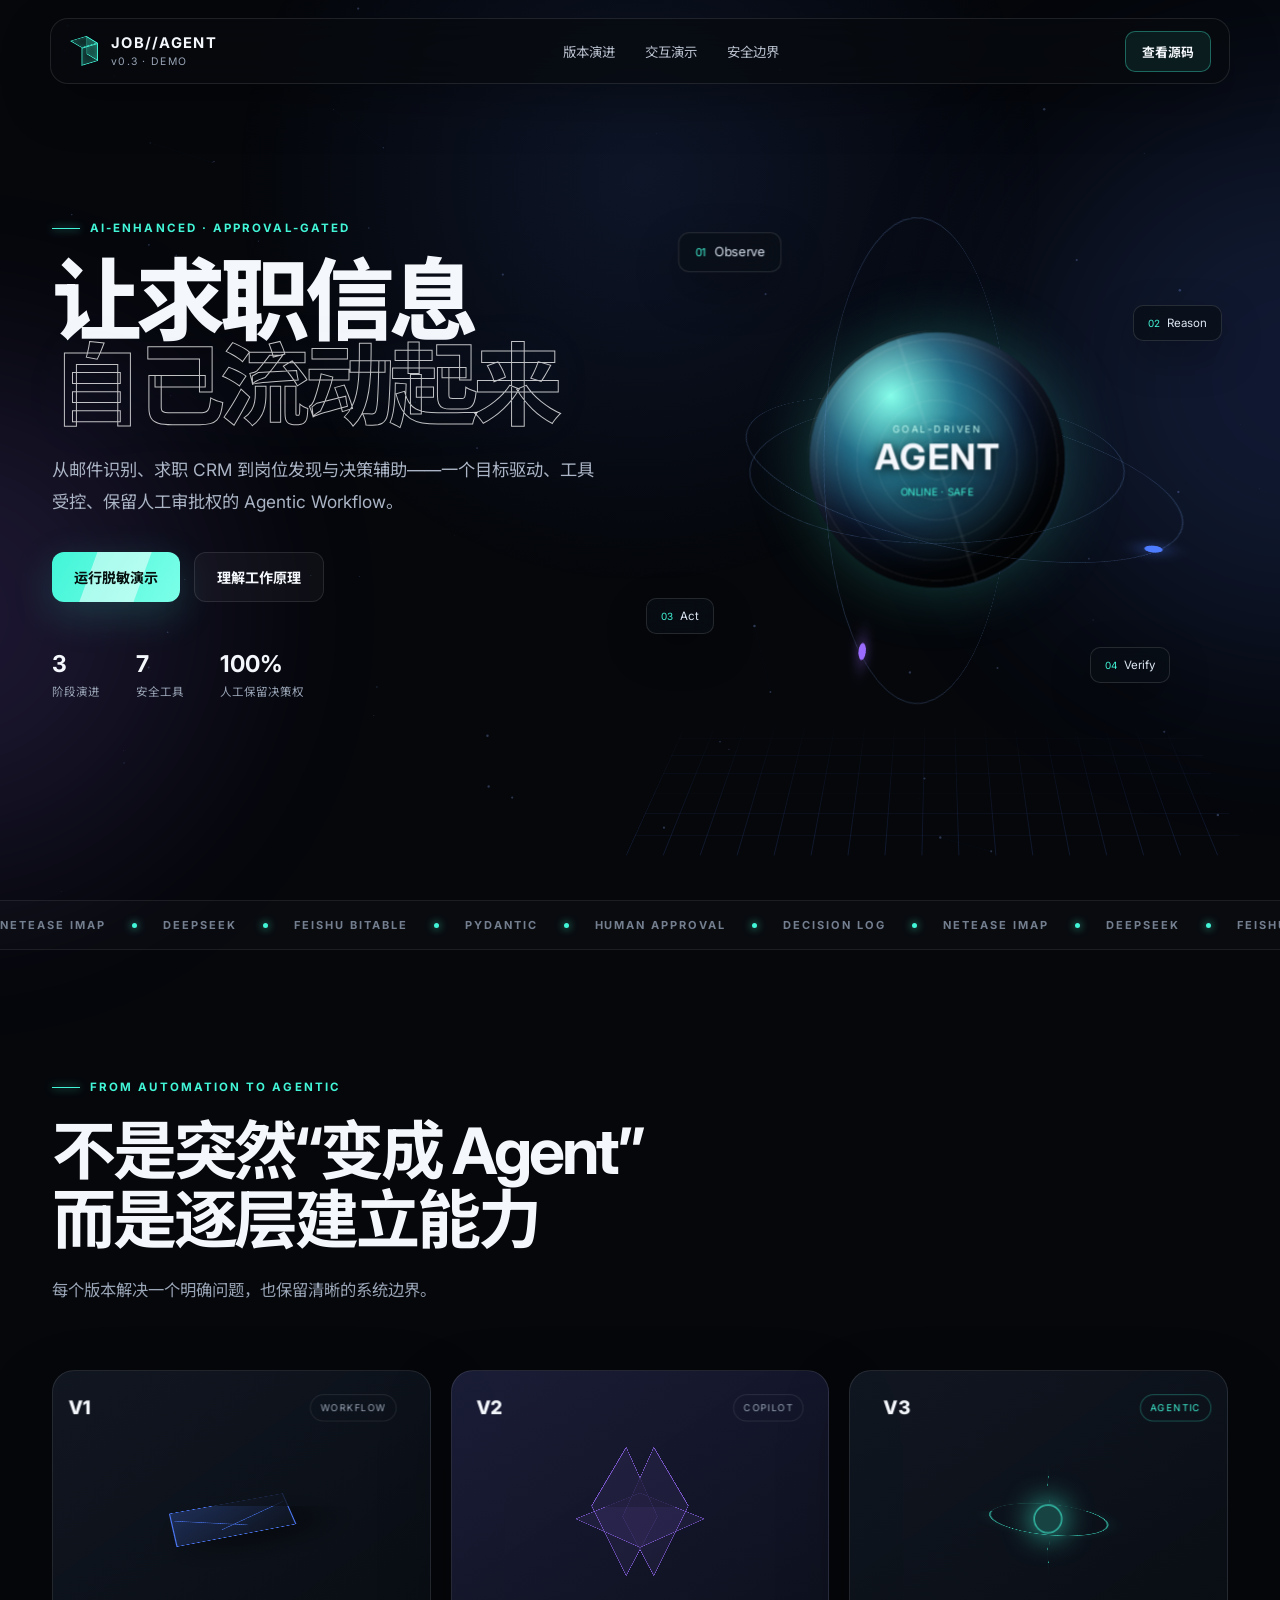
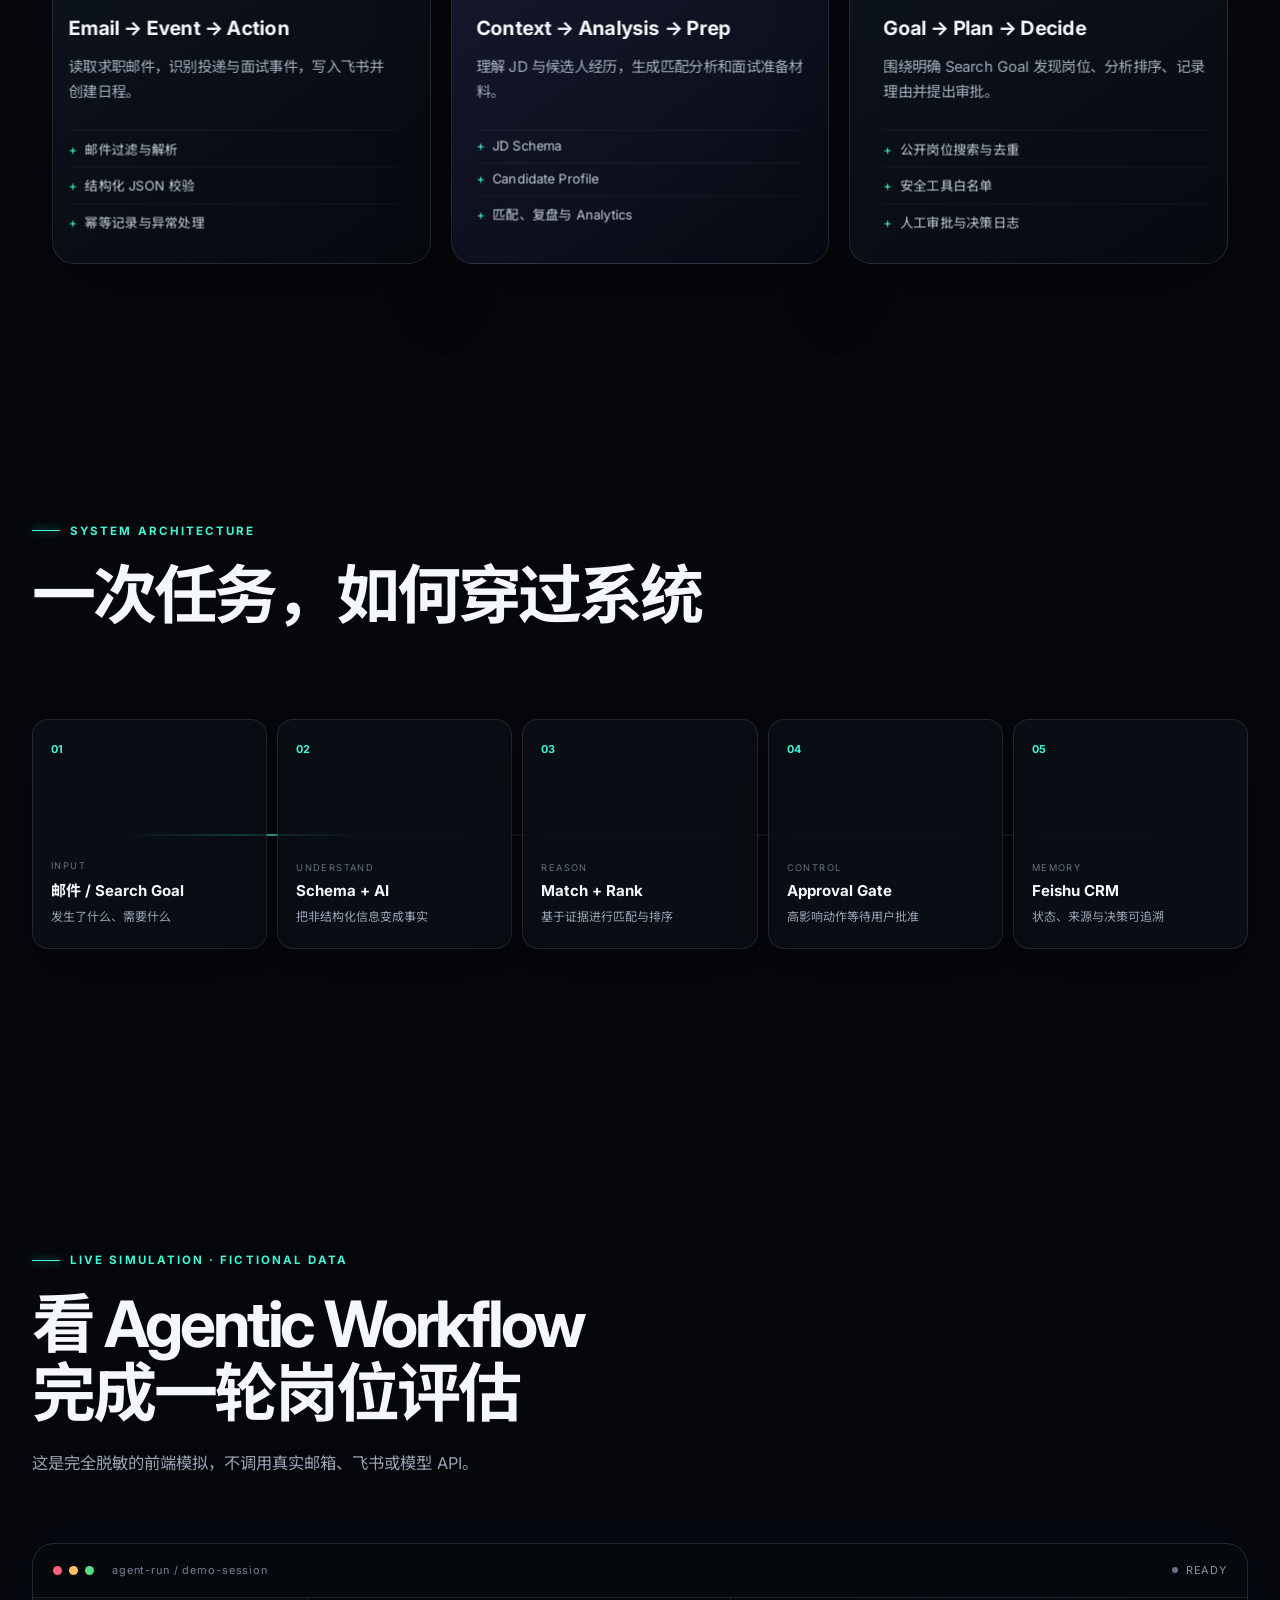
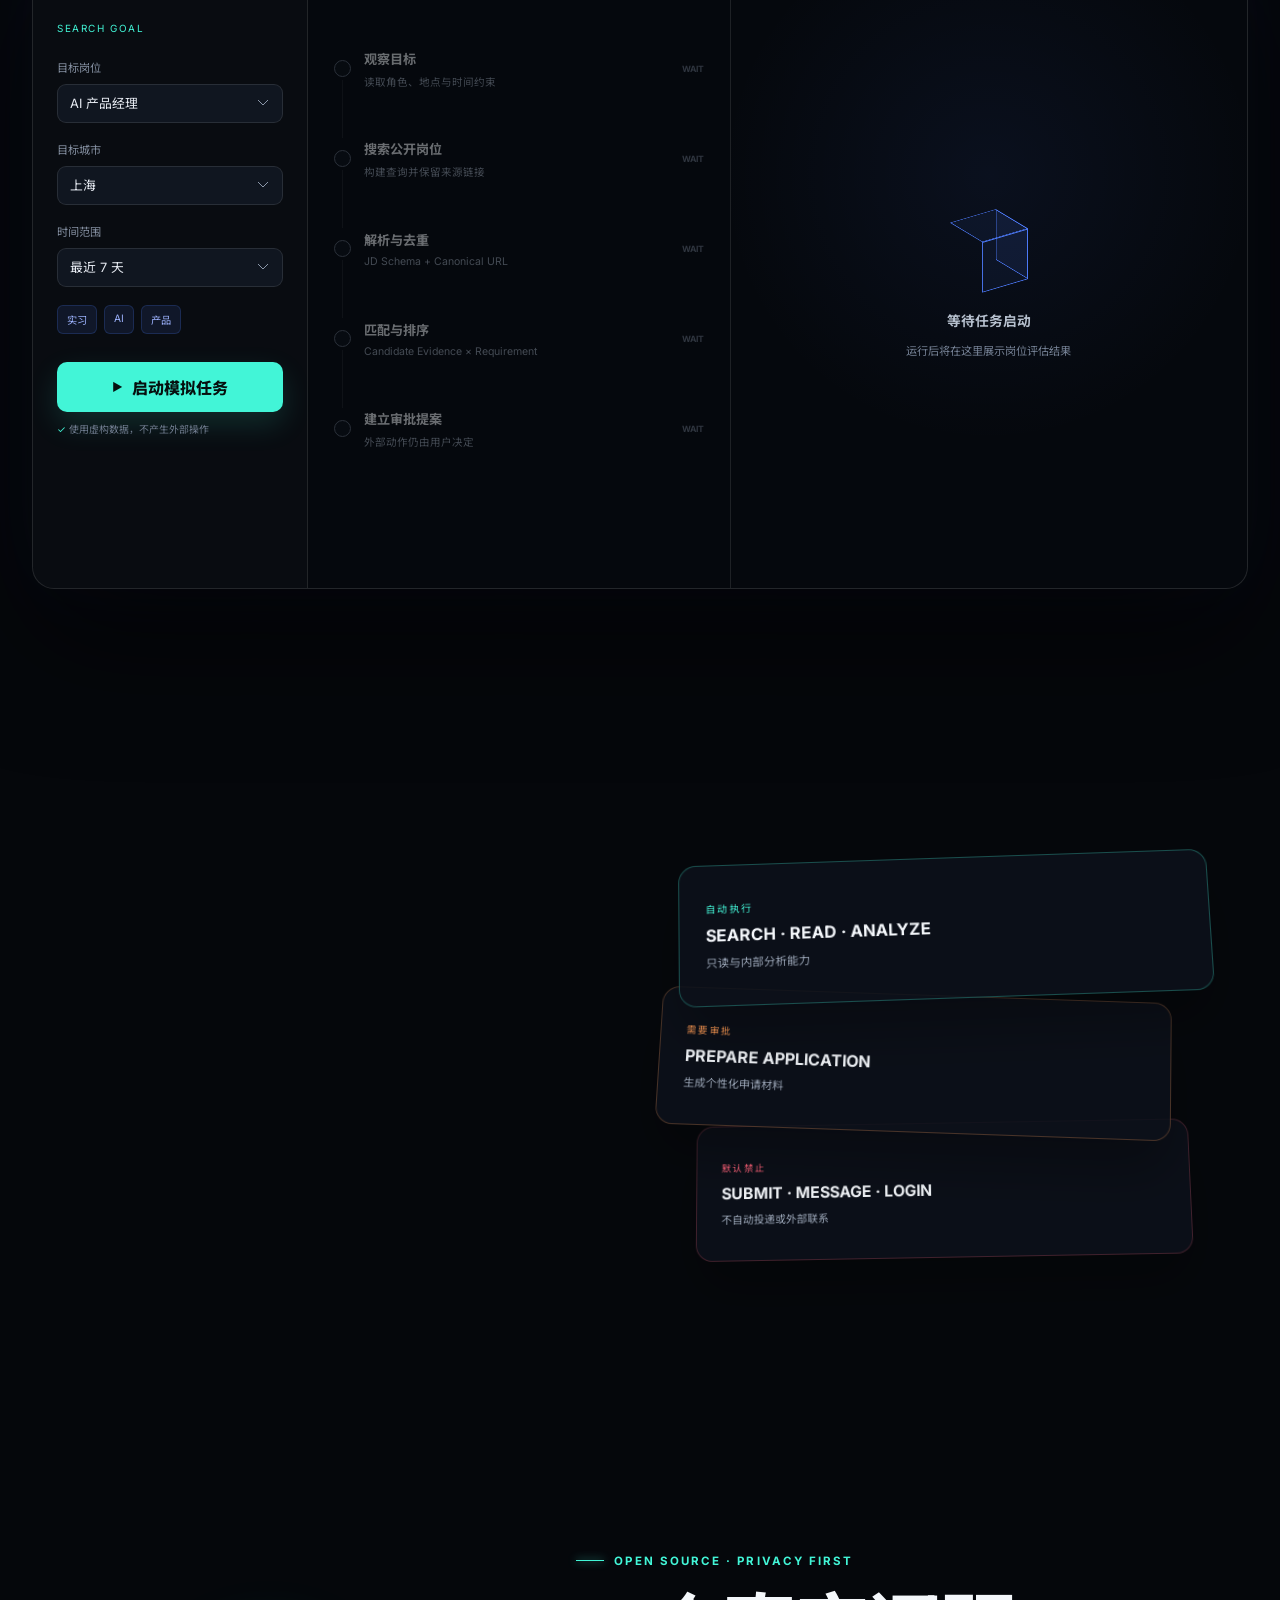
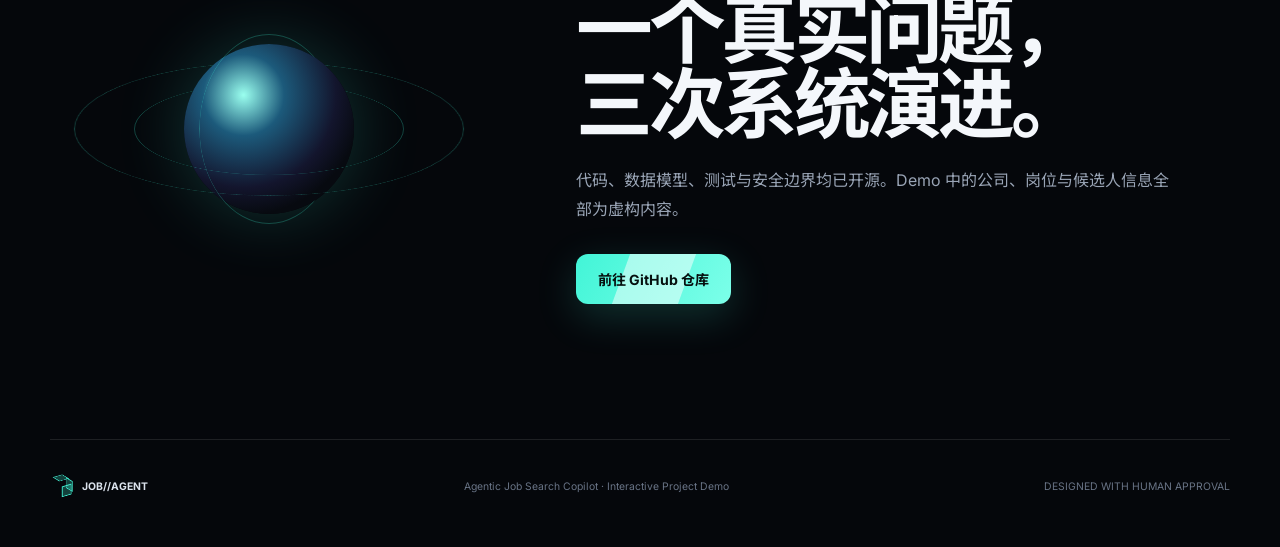
<file: index.html>
<!doctype html>
<html lang="zh-CN">
  <head>
    <meta charset="UTF-8" />
    <meta name="viewport" content="width=device-width, initial-scale=1.0" />
    <meta name="description" content="Agentic Job Search Copilot 脱敏交互式项目演示" />
    <title>Agentic Job Search Copilot · Interactive Demo</title>
    <link rel="stylesheet" href="styles.css" />
  </head>
  <body>
    <canvas id="space" aria-hidden="true"></canvas>
    <div class="ambient ambient-a" aria-hidden="true"></div>
    <div class="ambient ambient-b" aria-hidden="true"></div>

    <header class="nav-shell">
      <nav class="nav" aria-label="主导航">
        <a class="brand" href="#top" aria-label="返回顶部">
          <span class="brand-cube" aria-hidden="true"><i></i><i></i><i></i></span>
          <span><b>JOB//AGENT</b><small>v0.3 · DEMO</small></span>
        </a>
        <div class="nav-links">
          <a href="#evolution">版本演进</a>
          <a href="#demo">交互演示</a>
          <a href="#boundary">安全边界</a>
        </div>
        <a class="nav-cta" href="https://github.com/changxiali/agentic-job-search-copilot" target="_blank" rel="noreferrer">查看源码</a>
      </nav>
    </header>

    <main id="top">
      <section class="hero section-pad">
        <div class="hero-copy reveal">
          <div class="eyebrow"><span></span> AI-ENHANCED · APPROVAL-GATED</div>
          <h1>让求职信息<br /><em>自己流动起来</em></h1>
          <p class="hero-lead">从邮件识别、求职 CRM 到岗位发现与决策辅助——一个目标驱动、工具受控、保留人工审批权的 Agentic Workflow。</p>
          <div class="hero-actions">
            <a class="button primary" href="#demo"><span>运行脱敏演示</span></a>
            <a class="button ghost" href="#architecture">理解工作原理</a>
          </div>
          <div class="hero-metrics" aria-label="项目核心特性">
            <div><strong>3</strong><span>阶段演进</span></div>
            <div><strong>7</strong><span>安全工具</span></div>
            <div><strong>100%</strong><span>人工保留决策权</span></div>
          </div>
        </div>

        <div class="hero-visual reveal" aria-label="Agent 三维核心示意图">
          <div class="scene" id="heroScene">
            <div class="orbit orbit-1"><span class="satellite s1"></span></div>
            <div class="orbit orbit-2"><span class="satellite s2"></span></div>
            <div class="orbit orbit-3"><span class="satellite s3"></span></div>
            <div class="core">
              <div class="core-grid"></div>
              <div class="core-glow"></div>
              <div class="core-label"><small>GOAL-DRIVEN</small><strong>AGENT</strong><span>ONLINE · SAFE</span></div>
            </div>
            <div class="float-tag tag-a"><span>01</span>Observe</div>
            <div class="float-tag tag-b"><span>02</span>Reason</div>
            <div class="float-tag tag-c"><span>03</span>Act</div>
            <div class="float-tag tag-d"><span>04</span>Verify</div>
            <div class="floor-grid"></div>
          </div>
        </div>
      </section>

      <section class="trust-strip" aria-label="系统能力">
        <div class="marquee">
          <span>NETEASE IMAP</span><i></i><span>DEEPSEEK</span><i></i><span>FEISHU BITABLE</span><i></i><span>PYDANTIC</span><i></i><span>HUMAN APPROVAL</span><i></i><span>DECISION LOG</span><i></i>
          <span>NETEASE IMAP</span><i></i><span>DEEPSEEK</span><i></i><span>FEISHU BITABLE</span><i></i><span>PYDANTIC</span><i></i><span>HUMAN APPROVAL</span><i></i><span>DECISION LOG</span><i></i>
        </div>
      </section>

      <section class="section-pad evolution" id="evolution">
        <div class="section-heading reveal">
          <div class="eyebrow"><span></span> FROM AUTOMATION TO AGENTIC</div>
          <h2>不是突然“变成 Agent”<br />而是逐层建立能力</h2>
          <p>每个版本解决一个明确问题，也保留清晰的系统边界。</p>
        </div>
        <div class="version-deck">
          <article class="version-card tilt reveal" data-version="V1">
            <div class="card-top"><span class="version-index">V1</span><span class="status-pill">WORKFLOW</span></div>
            <div class="version-icon mail-3d" aria-hidden="true"><span></span></div>
            <h3>Email → Event → Action</h3>
            <p>读取求职邮件，识别投递与面试事件，写入飞书并创建日程。</p>
            <ul><li>邮件过滤与解析</li><li>结构化 JSON 校验</li><li>幂等记录与异常处理</li></ul>
          </article>
          <article class="version-card tilt reveal active-card" data-version="V2">
            <div class="card-top"><span class="version-index">V2</span><span class="status-pill">COPILOT</span></div>
            <div class="version-icon prism-3d" aria-hidden="true"><span></span><span></span><span></span></div>
            <h3>Context → Analysis → Prep</h3>
            <p>理解 JD 与候选人经历，生成匹配分析和面试准备材料。</p>
            <ul><li>JD Schema</li><li>Candidate Profile</li><li>匹配、复盘与 Analytics</li></ul>
          </article>
          <article class="version-card tilt reveal" data-version="V3">
            <div class="card-top"><span class="version-index">V3</span><span class="status-pill accent">AGENTIC</span></div>
            <div class="version-icon rings-3d" aria-hidden="true"><span></span><span></span><span></span></div>
            <h3>Goal → Plan → Decide</h3>
            <p>围绕明确 Search Goal 发现岗位、分析排序、记录理由并提出审批。</p>
            <ul><li>公开岗位搜索与去重</li><li>安全工具白名单</li><li>人工审批与决策日志</li></ul>
          </article>
        </div>
      </section>

      <section class="architecture section-pad" id="architecture">
        <div class="section-heading compact reveal">
          <div class="eyebrow"><span></span> SYSTEM ARCHITECTURE</div>
          <h2>一次任务，如何穿过系统</h2>
        </div>
        <div class="pipeline-wrap reveal">
          <div class="pipeline-line" aria-hidden="true"><span></span></div>
          <div class="pipeline-step" style="--i:0"><b>01</b><div><small>INPUT</small><strong>邮件 / Search Goal</strong><span>发生了什么、需要什么</span></div></div>
          <div class="pipeline-step" style="--i:1"><b>02</b><div><small>UNDERSTAND</small><strong>Schema + AI</strong><span>把非结构化信息变成事实</span></div></div>
          <div class="pipeline-step" style="--i:2"><b>03</b><div><small>REASON</small><strong>Match + Rank</strong><span>基于证据进行匹配与排序</span></div></div>
          <div class="pipeline-step" style="--i:3"><b>04</b><div><small>CONTROL</small><strong>Approval Gate</strong><span>高影响动作等待用户批准</span></div></div>
          <div class="pipeline-step" style="--i:4"><b>05</b><div><small>MEMORY</small><strong>Feishu CRM</strong><span>状态、来源与决策可追溯</span></div></div>
        </div>
      </section>

      <section class="demo-section section-pad" id="demo">
        <div class="section-heading reveal">
          <div class="eyebrow"><span></span> LIVE SIMULATION · FICTIONAL DATA</div>
          <h2>看 Agentic Workflow<br />完成一轮岗位评估</h2>
          <p>这是完全脱敏的前端模拟，不调用真实邮箱、飞书或模型 API。</p>
        </div>

        <div class="demo-console reveal">
          <div class="console-toolbar">
            <div class="window-dots"><i></i><i></i><i></i></div>
            <span>agent-run / demo-session</span>
            <div class="live-indicator"><i></i><span id="runState">READY</span></div>
          </div>
          <div class="console-body">
            <aside class="goal-panel">
              <div class="panel-label">SEARCH GOAL</div>
              <label>目标岗位<select id="roleSelect"><option>AI 产品经理</option><option>数据产品经理</option><option>策略产品经理</option></select></label>
              <label>目标城市<select id="citySelect"><option>上海</option><option>深圳</option><option>北京</option></select></label>
              <label>时间范围<select><option>最近 7 天</option><option>最近 14 天</option></select></label>
              <div class="goal-tags"><span>实习</span><span>AI</span><span>产品</span></div>
              <button class="run-button" id="runDemo"><span class="play">▶</span><span class="run-copy">启动模拟任务</span></button>
              <p class="privacy-note"><i>✓</i> 使用虚构数据，不产生外部操作</p>
            </aside>

            <div class="agent-workspace">
              <div class="agent-timeline" id="timeline">
                <div class="agent-step" data-step="0"><i></i><div><strong>观察目标</strong><span>读取角色、地点与时间约束</span></div><b>WAIT</b></div>
                <div class="agent-step" data-step="1"><i></i><div><strong>搜索公开岗位</strong><span>构建查询并保留来源链接</span></div><b>WAIT</b></div>
                <div class="agent-step" data-step="2"><i></i><div><strong>解析与去重</strong><span>JD Schema + Canonical URL</span></div><b>WAIT</b></div>
                <div class="agent-step" data-step="3"><i></i><div><strong>匹配与排序</strong><span>Candidate Evidence × Requirement</span></div><b>WAIT</b></div>
                <div class="agent-step" data-step="4"><i></i><div><strong>建立审批提案</strong><span>外部动作仍由用户决定</span></div><b>WAIT</b></div>
              </div>
              <div class="result-stack" id="resultStack" aria-live="polite">
                <div class="empty-state"><div class="scan-cube"><span></span><span></span><span></span></div><strong>等待任务启动</strong><p>运行后将在这里展示岗位评估结果</p></div>
              </div>
            </div>
          </div>
        </div>
      </section>

      <section class="boundary section-pad" id="boundary">
        <div class="boundary-grid">
          <div class="boundary-copy reveal">
            <div class="eyebrow"><span></span> HUMAN-IN-THE-LOOP</div>
            <h2>自主执行分析<br />不替用户做高风险决定</h2>
            <p>Agent 可以搜索、读取、解析、去重、匹配和记录；但投递、登录招聘网站、联系招聘者等动作不在自动工具白名单中。</p>
            <a class="text-link" href="https://github.com/changxiali/agentic-job-search-copilot/blob/main/SECURITY.md" target="_blank" rel="noreferrer">阅读安全边界说明</a>
          </div>
          <div class="permission-cube reveal" id="permissionCube">
            <div class="permission-layer allowed"><span>自动执行</span><strong>SEARCH · READ · ANALYZE</strong><small>只读与内部分析能力</small></div>
            <div class="permission-layer review"><span>需要审批</span><strong>PREPARE APPLICATION</strong><small>生成个性化申请材料</small></div>
            <div class="permission-layer blocked"><span>默认禁止</span><strong>SUBMIT · MESSAGE · LOGIN</strong><small>不自动投递或外部联系</small></div>
          </div>
        </div>
      </section>

      <section class="closing section-pad">
        <div class="closing-orb" aria-hidden="true"><span></span><span></span><span></span></div>
        <div class="closing-copy reveal">
          <div class="eyebrow"><span></span> OPEN SOURCE · PRIVACY FIRST</div>
          <h2>一个真实问题，<br />三次系统演进。</h2>
          <p>代码、数据模型、测试与安全边界均已开源。Demo 中的公司、岗位与候选人信息全部为虚构内容。</p>
          <a class="button primary" href="https://github.com/changxiali/agentic-job-search-copilot" target="_blank" rel="noreferrer"><span>前往 GitHub 仓库</span></a>
        </div>
      </section>
    </main>

    <footer>
      <div class="footer-brand"><span class="brand-cube mini" aria-hidden="true"><i></i><i></i><i></i></span><b>JOB//AGENT</b></div>
      <p>Agentic Job Search Copilot · Interactive Project Demo</p>
      <span>DESIGNED WITH HUMAN APPROVAL</span>
    </footer>
    <script src="app.js"></script>
  </body>
</html>
</file>
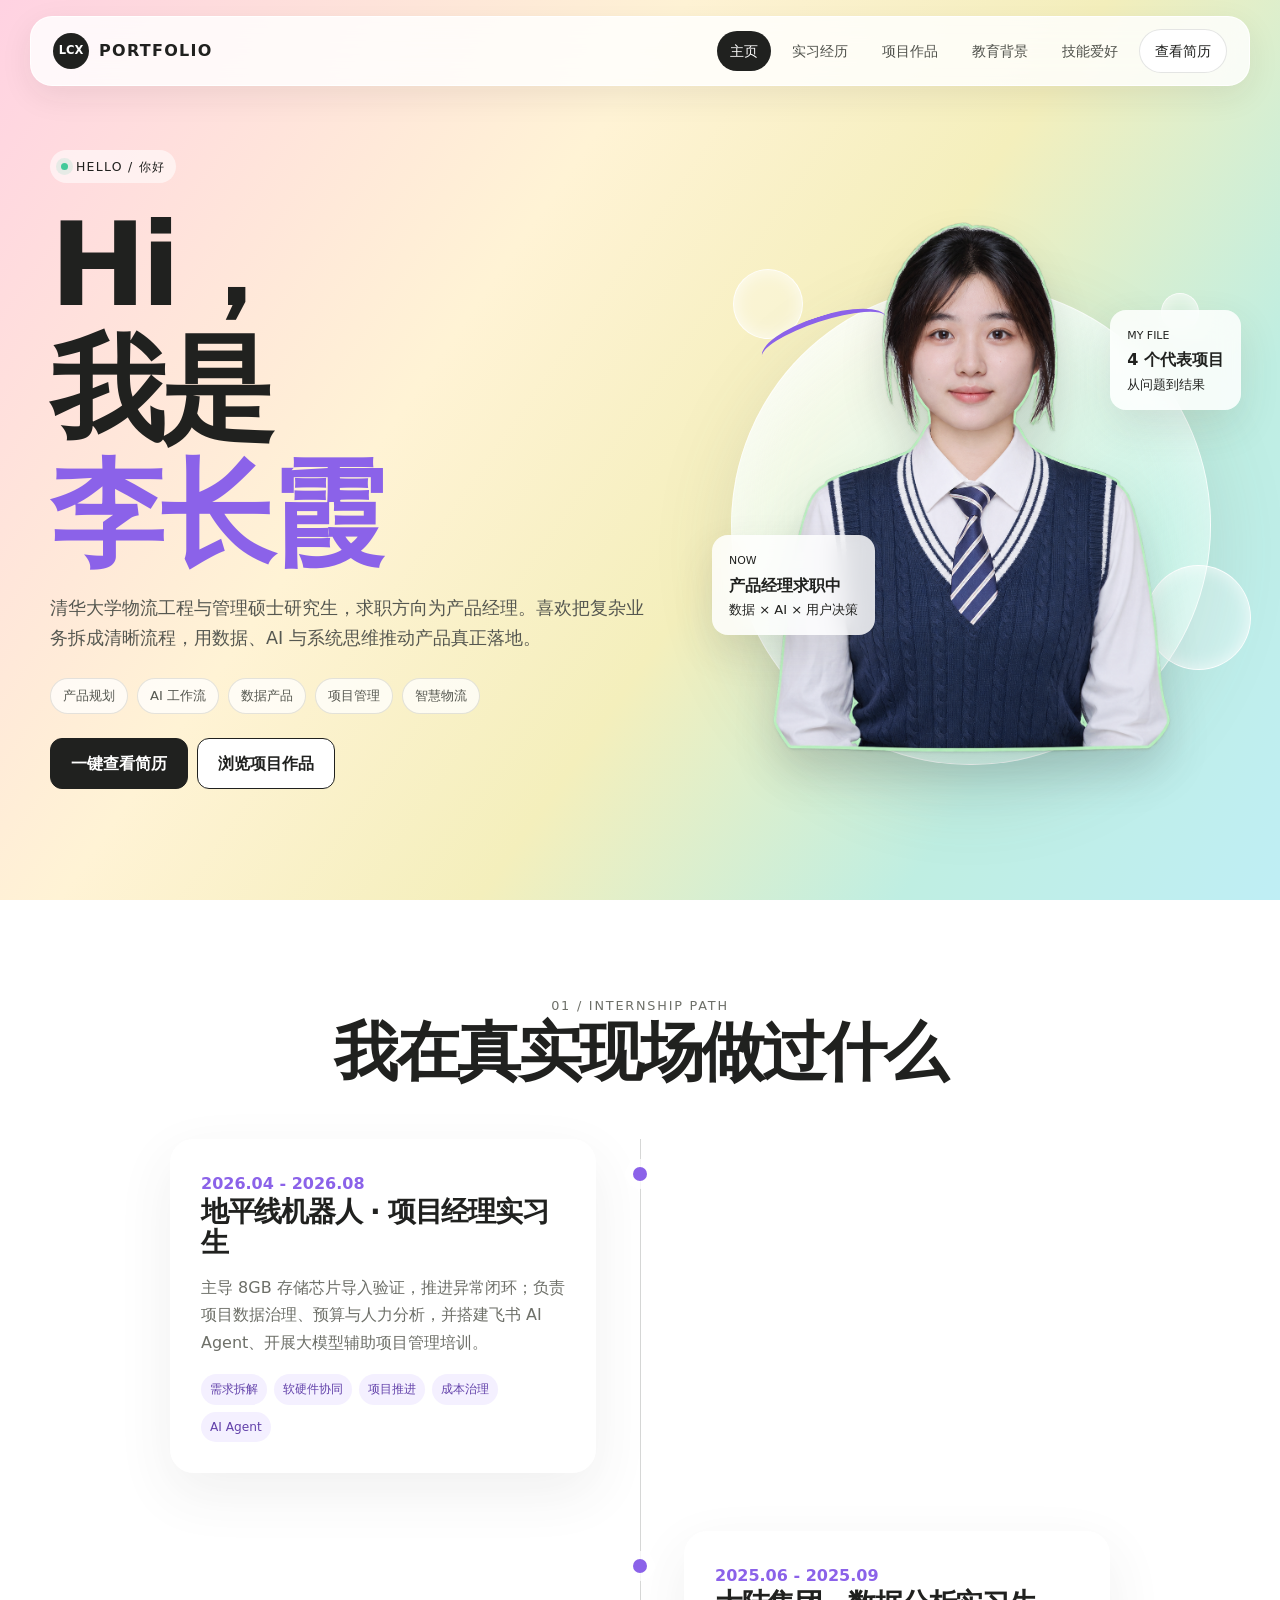
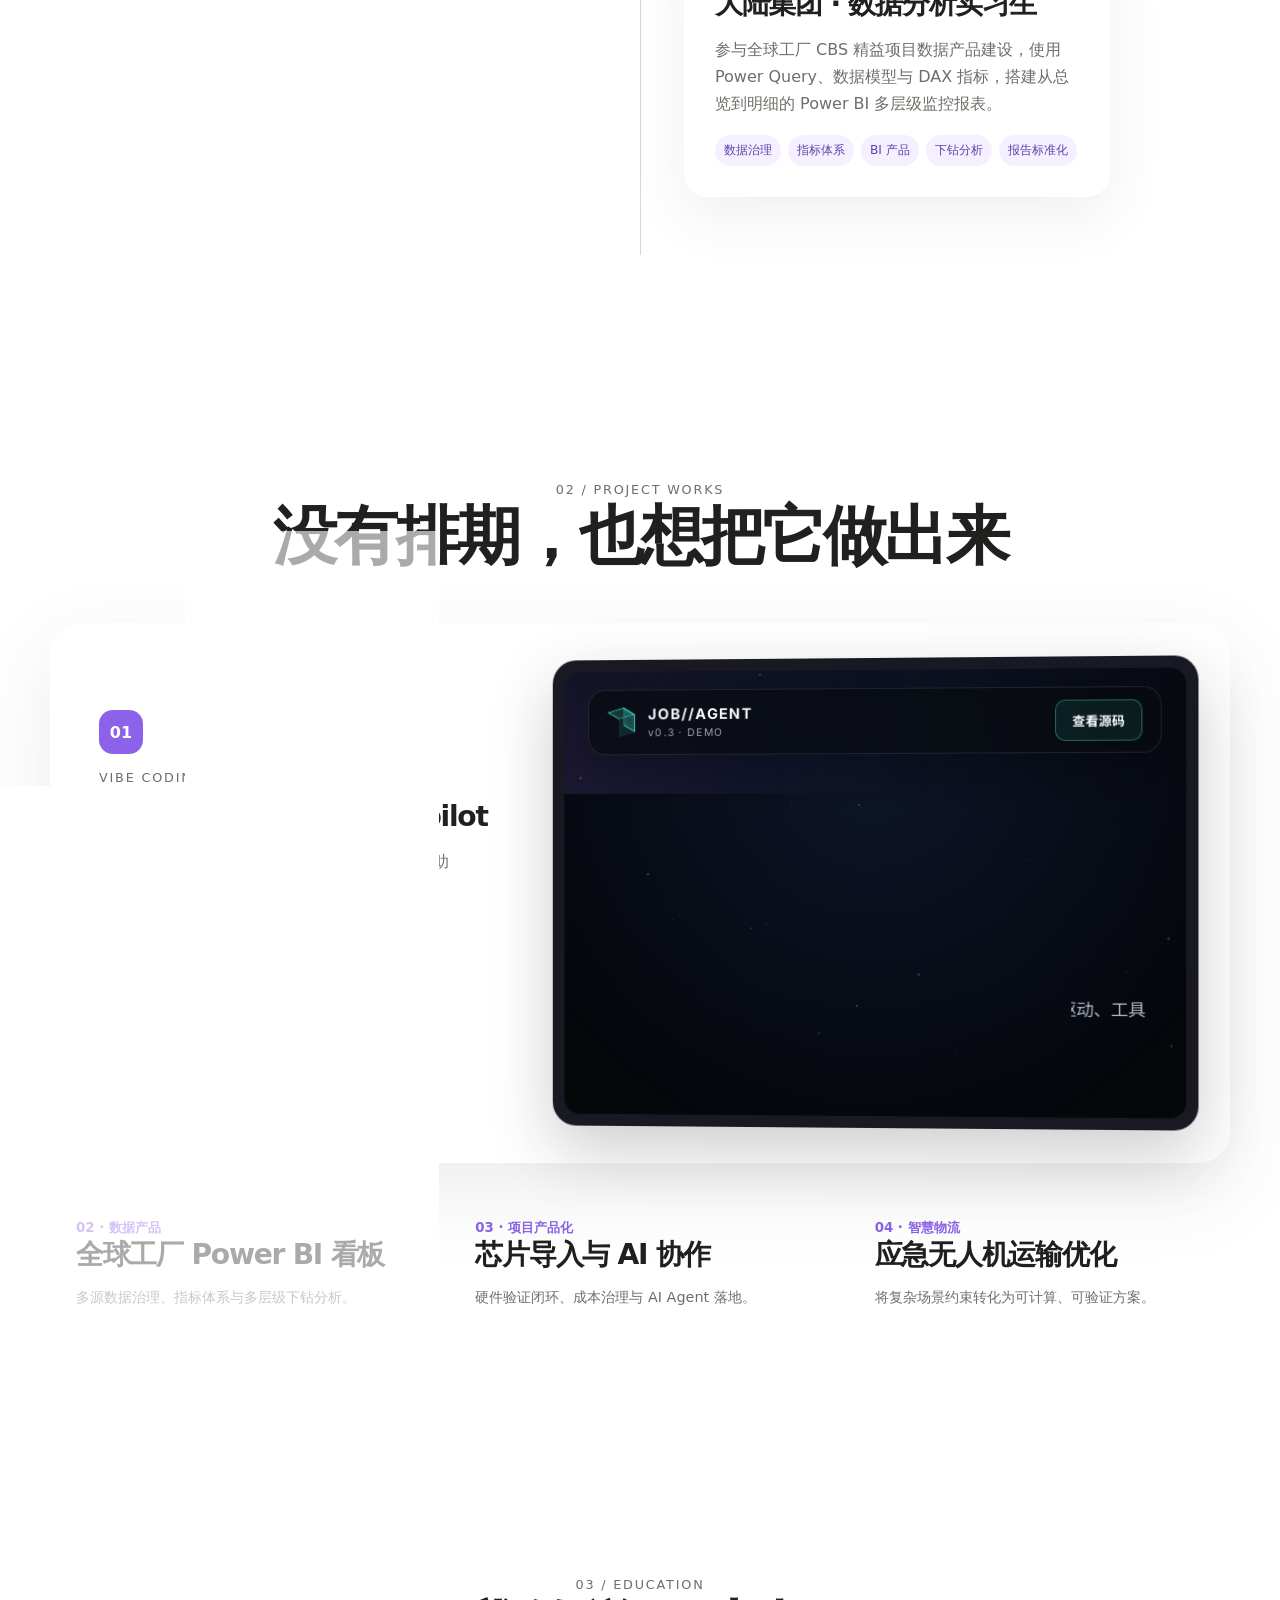
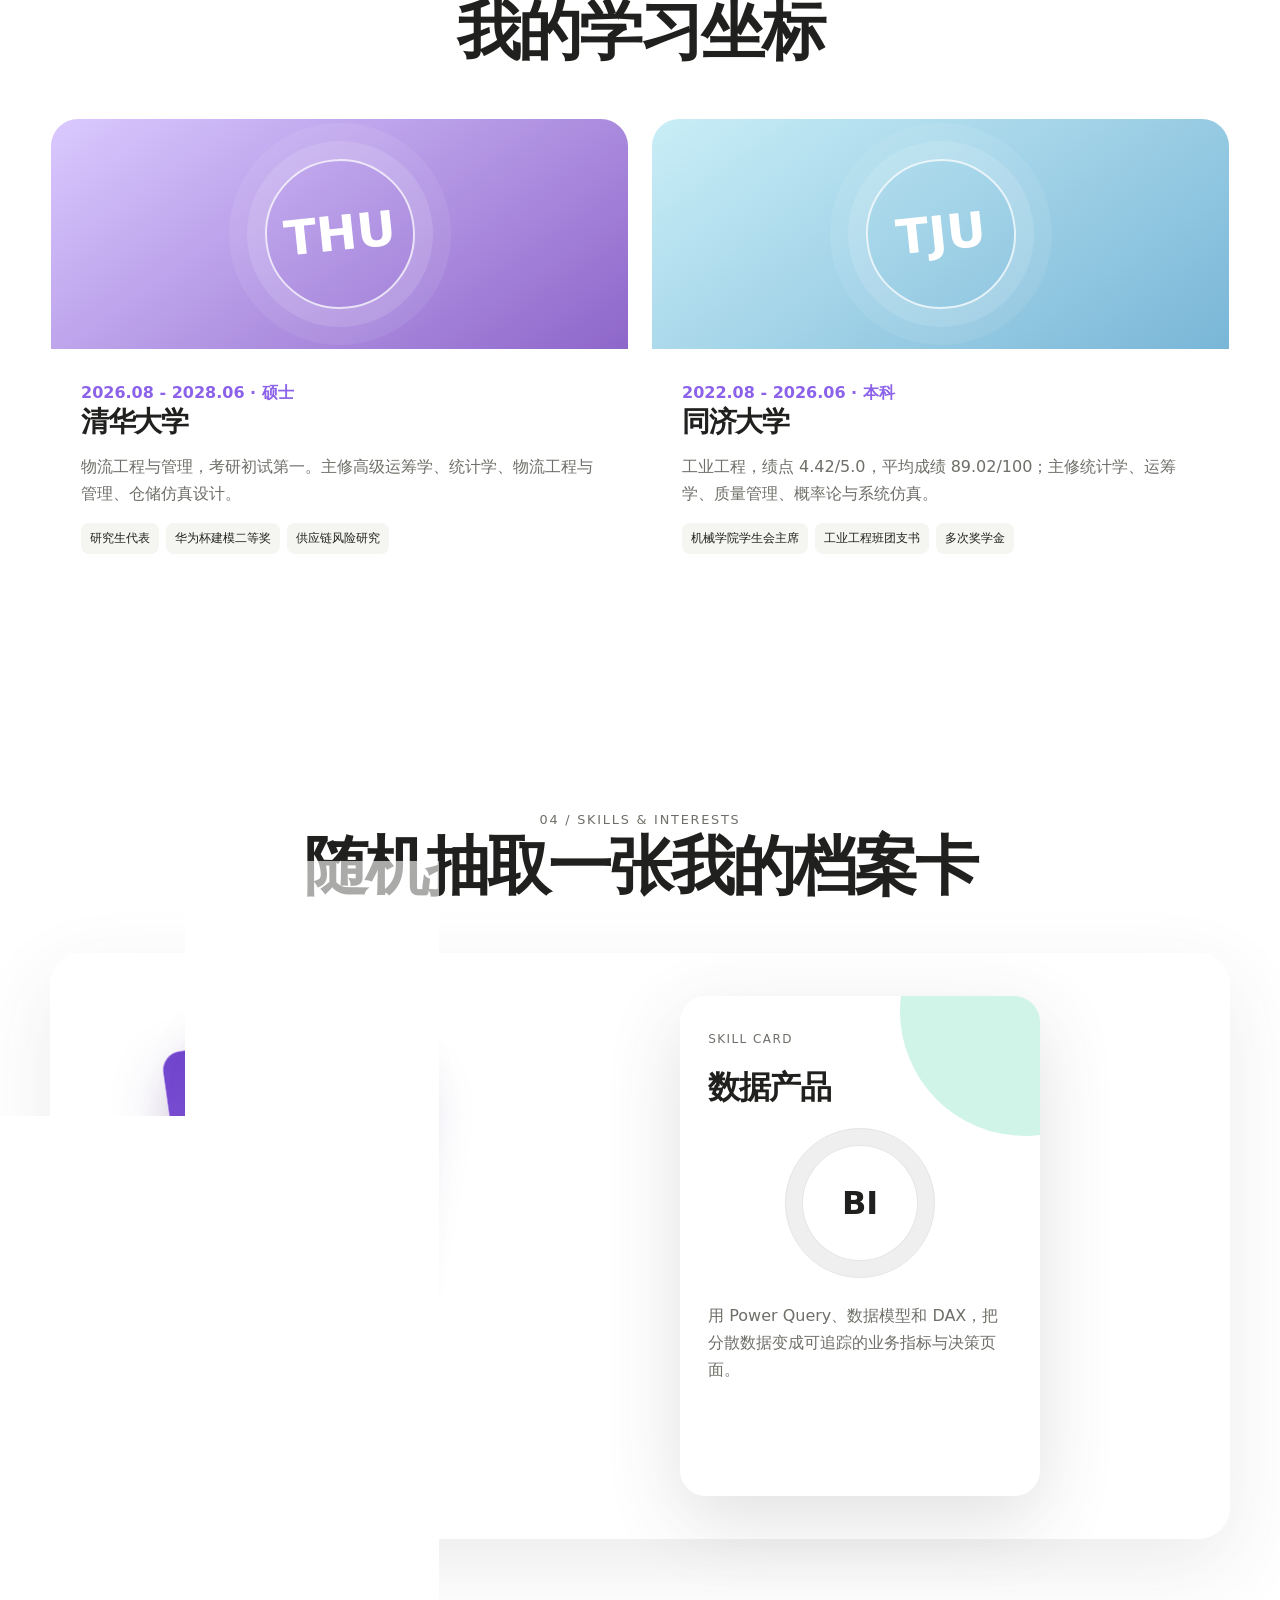
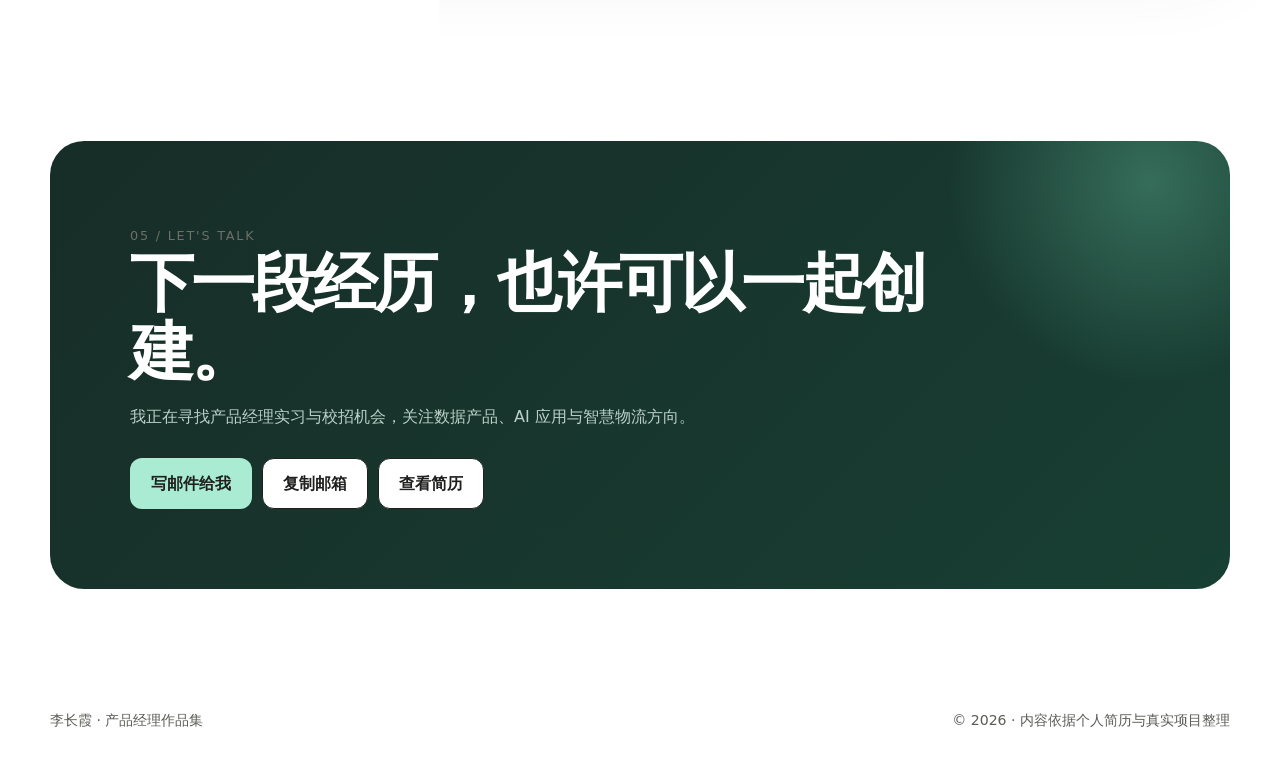
<file: portfolio/index.html>
<!doctype html>
<html lang="zh-CN">
<head>
<meta charset="utf-8">
<meta name="viewport" content="width=device-width,initial-scale=1">
<meta name="description" content="李长霞的产品经理个人作品集：实习、项目、教育、技能与兴趣。">
<title>李长霞｜产品经理作品集</title>
<link rel="stylesheet" href="assets/style.css">
</head>
<body>
<header class="site-header">
<nav class="nav">
<a class="brand" href="#home">
<span class="brand-mark">LCX</span>
<span>PORTFOLIO</span>
</a>
<div class="nav-links">
<a href="#home">主页</a>
<a href="#experience">实习经历</a>
<a href="#projects">项目作品</a>
<a href="#education">教育背景</a>
<a href="#skills">技能爱好</a>
<a class="resume-pill" href="assets/files/resume.pdf" target="_blank">查看简历</a>
</div>
</nav>
</header>
<main>
<section class="hero" id="home">
<div class="container hero-grid">
<div>
<span class="kicker">Hello / 你好</span>
<h1>Hi，<br>我是<span>李长霞</span>
</h1>
<p class="hero-lead">清华大学物流工程与管理硕士研究生，求职方向为产品经理。喜欢把复杂业务拆成清晰流程，用数据、AI 与系统思维推动产品真正落地。</p>
<div class="tag-row">
<span class="tag">产品规划</span>
<span class="tag">AI 工作流</span>
<span class="tag">数据产品</span>
<span class="tag">项目管理</span>
<span class="tag">智慧物流</span>
</div>
<div class="hero-actions">
<a class="button" href="assets/files/resume.pdf" target="_blank">一键查看简历</a>
<a class="button light" href="#projects">浏览项目作品</a>
</div>
</div>
<div class="portrait-stage">
<div class="portrait-aura">
</div>
<span class="bubble b1">
</span>
<span class="bubble b2">
</span>
<span class="bubble b3">
</span>
<span class="scribble">
</span>
<img class="portrait" src="assets/images/hero-cutout.png" alt="李长霞个人形象照">
<div class="floating-note note-a">
<small>NOW</small>
<strong>产品经理求职中</strong>
<span>数据 × AI × 用户决策</span>
</div>
<div class="floating-note note-b">
<small>MY FILE</small>
<strong>4 个代表项目</strong>
<span>从问题到结果</span>
</div>
</div>
</div>
</section>

<section class="section" id="experience">
<div class="container">
<div class="section-head">
<span class="section-index">01 / Internship Path</span>
<h2>我在真实现场做过什么</h2>
</div>
<div class="timeline">
<article class="timeline-item">
<span class="timeline-dot">
</span>
<div class="timeline-card">
<time>2026.04 - 2026.08</time>
<h3>地平线机器人 · 项目经理实习生</h3>
<p>主导 8GB 存储芯片导入验证，推进异常闭环；负责项目数据治理、预算与人力分析，并搭建飞书 AI Agent、开展大模型辅助项目管理培训。</p>
<div class="ability">
<span>需求拆解</span>
<span>软硬件协同</span>
<span>项目推进</span>
<span>成本治理</span>
<span>AI Agent</span>
</div>
</div>
</article>
<article class="timeline-item">
<span class="timeline-dot">
</span>
<div class="timeline-card">
<time>2025.06 - 2025.09</time>
<h3>大陆集团 · 数据分析实习生</h3>
<p>参与全球工厂 CBS 精益项目数据产品建设，使用 Power Query、数据模型与 DAX 指标，搭建从总览到明细的 Power BI 多层级监控报表。</p>
<div class="ability">
<span>数据治理</span>
<span>指标体系</span>
<span>BI 产品</span>
<span>下钻分析</span>
<span>报告标准化</span>
</div>
</div>
</article>
</div>
</div>
</section>

<section class="section" id="projects">
<div class="container">
<div class="section-head">
<span class="section-index">02 / Project Works</span>
<h2>没有排期，也想把它做出来</h2>
</div>
<article class="feature-work glass">
<div class="work-copy">
<span class="work-no">01</span>
<p class="section-index">Vibe Coding · 2026.10</p>
<h3>Agentic Job Search Copilot</h3>
<p>从邮件自动化、求职 CRM 到岗位发现与决策辅助 Agent，围绕真实求职问题完成三阶段产品演进。</p>
<ul class="work-list">
<li>邮件识别、结构化解析与飞书同步</li>
<li>JD 与候选人经历的匹配分析</li>
<li>目标驱动、工具受控、保留人工审批权</li>
</ul>
<div class="work-links">
<a class="button" href="demos/job-agent/index.html" target="_blank">打开交互作品</a>
<a class="button light" href="case.html?project=job">查看设计过程</a>
</div>
</div>
<div class="demo-frame">
<iframe src="demos/job-agent/index.html" title="Agentic Job Search Copilot 交互预览" loading="lazy">
</iframe>
</div>
</article>
<div class="mini-projects">
<a class="mini-project" href="case.html?project=powerbi">
<small>02 · 数据产品</small>
<h3>全球工厂 Power BI 看板</h3>
<p>多源数据治理、指标体系与多层级下钻分析。</p>
</a>
<a class="mini-project" href="case.html?project=horizon">
<small>03 · 项目产品化</small>
<h3>芯片导入与 AI 协作</h3>
<p>硬件验证闭环、成本治理与 AI Agent 落地。</p>
</a>
<a class="mini-project" href="case.html?project=drone">
<small>04 · 智慧物流</small>
<h3>应急无人机运输优化</h3>
<p>将复杂场景约束转化为可计算、可验证方案。</p>
</a>
</div>
</div>
</section>

<section class="section" id="education">
<div class="container">
<div class="section-head">
<span class="section-index">03 / Education</span>
<h2>我的学习坐标</h2>
</div>
<div class="education-grid">
<article class="edu-card">
<div class="edu-art tsinghua">
<div class="campus-mark">THU</div>
</div>
<div class="edu-body">
<span class="edu-meta">2026.08 - 2028.06 · 硕士</span>
<h3>清华大学</h3>
<p>物流工程与管理，考研初试第一。主修高级运筹学、统计学、物流工程与管理、仓储仿真设计。</p>
<div class="edu-facts">
<span>研究生代表</span>
<span>华为杯建模二等奖</span>
<span>供应链风险研究</span>
</div>
</div>
</article>
<article class="edu-card">
<div class="edu-art tongji">
<div class="campus-mark">TJU</div>
</div>
<div class="edu-body">
<span class="edu-meta">2022.08 - 2026.06 · 本科</span>
<h3>同济大学</h3>
<p>工业工程，绩点 4.42/5.0，平均成绩 89.02/100；主修统计学、运筹学、质量管理、概率论与系统仿真。</p>
<div class="edu-facts">
<span>机械学院学生会主席</span>
<span>工业工程班团支书</span>
<span>多次奖学金</span>
</div>
</div>
</article>
</div>
</div>
</section>

<section class="section" id="skills">
<div class="container">
<div class="section-head">
<span class="section-index">04 / Skills & Interests</span>
<h2>随机抽取一张我的档案卡</h2>
</div>
<div class="card-lab glass">
<div class="deck-side">
<div class="deck">
<div class="deck-card">
<strong>MY FILES</strong>
</div>
<div class="deck-card">
<strong>SKILLS</strong>
</div>
<div class="deck-card">
<strong>INTERESTS</strong>
</div>
</div>
<p id="deckHint">当前卡池：技能卡</p>
<div class="card-draw-controls">
<div class="card-tabs">
<button class="switch active" data-deck="skills">技能卡</button>
<button class="switch" data-deck="interests">兴趣卡</button>
</div>
<div class="draw-buttons">
<button class="button" id="drawCard">随机抽一张</button>
</div>
</div>
</div>
<div class="draw-panel">
<article class="drawn-card" id="drawnCard">
<span class="card-type">Skill card</span>
<h3>数据产品</h3>
<div class="card-meter">
<strong>BI</strong>
</div>
<p>用 Power Query、数据模型和 DAX，把分散数据变成可追踪的业务指标与决策页面。</p>
</article>
</div>
</div>
</div>
</section>

<section class="contact">
<div class="container">
<div class="contact-card">
<span class="section-index">05 / Let's Talk</span>
<h2>下一段经历，也许可以一起创建。</h2>
<p>我正在寻找产品经理实习与校招机会，关注数据产品、AI 应用与智慧物流方向。</p>
<div class="contact-actions">
<a class="button mint" href="mailto:lichangxia411@163.com">写邮件给我</a>
<button class="button light" id="copyEmail">复制邮箱</button>
<a class="button light" href="assets/files/resume.pdf" target="_blank">查看简历</a>
</div>
</div>
</div>
</section>
</main>
<footer class="site-footer">
<div class="container footer-row">
<span>李长霞 · 产品经理作品集</span>
<span>© <span data-year>
</span> · 内容依据个人简历与真实项目整理</span>
</div>
</footer>
<script src="assets/app.js">
</script>
</body>
</html>
</file>
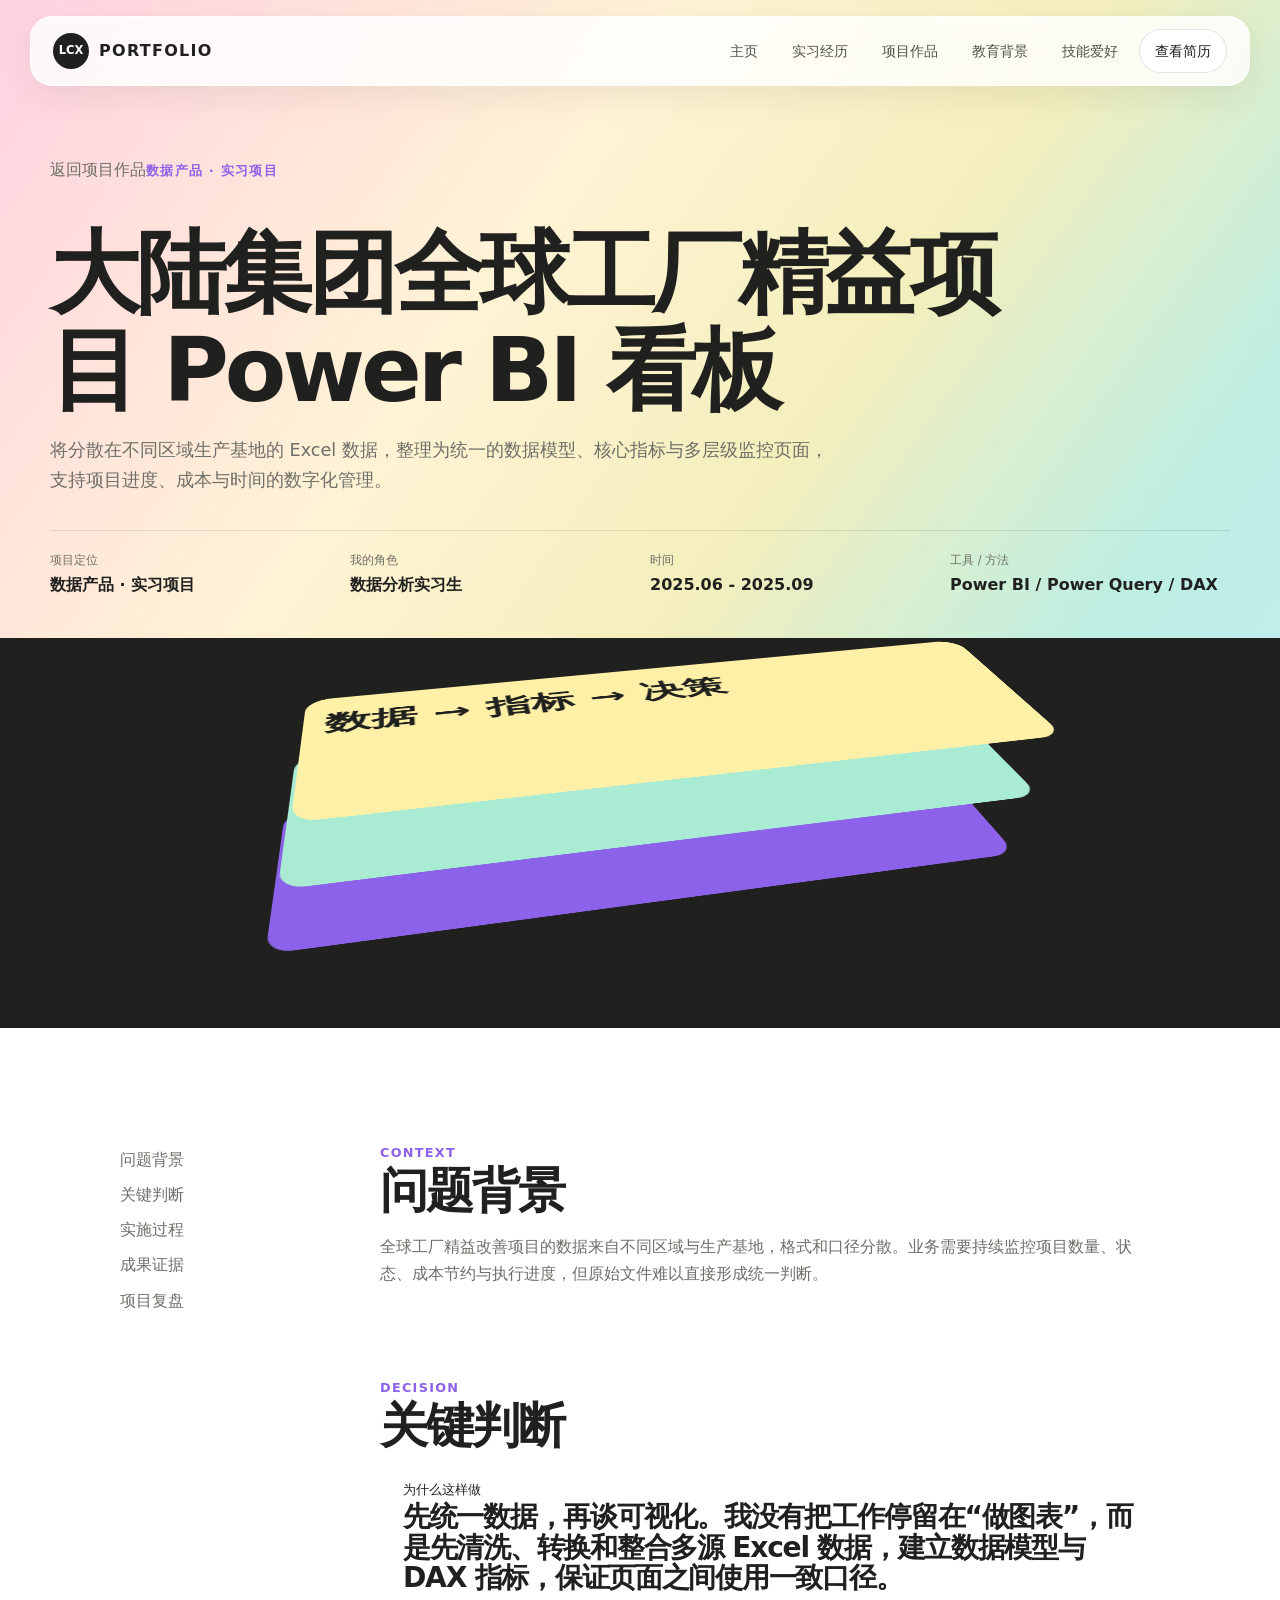
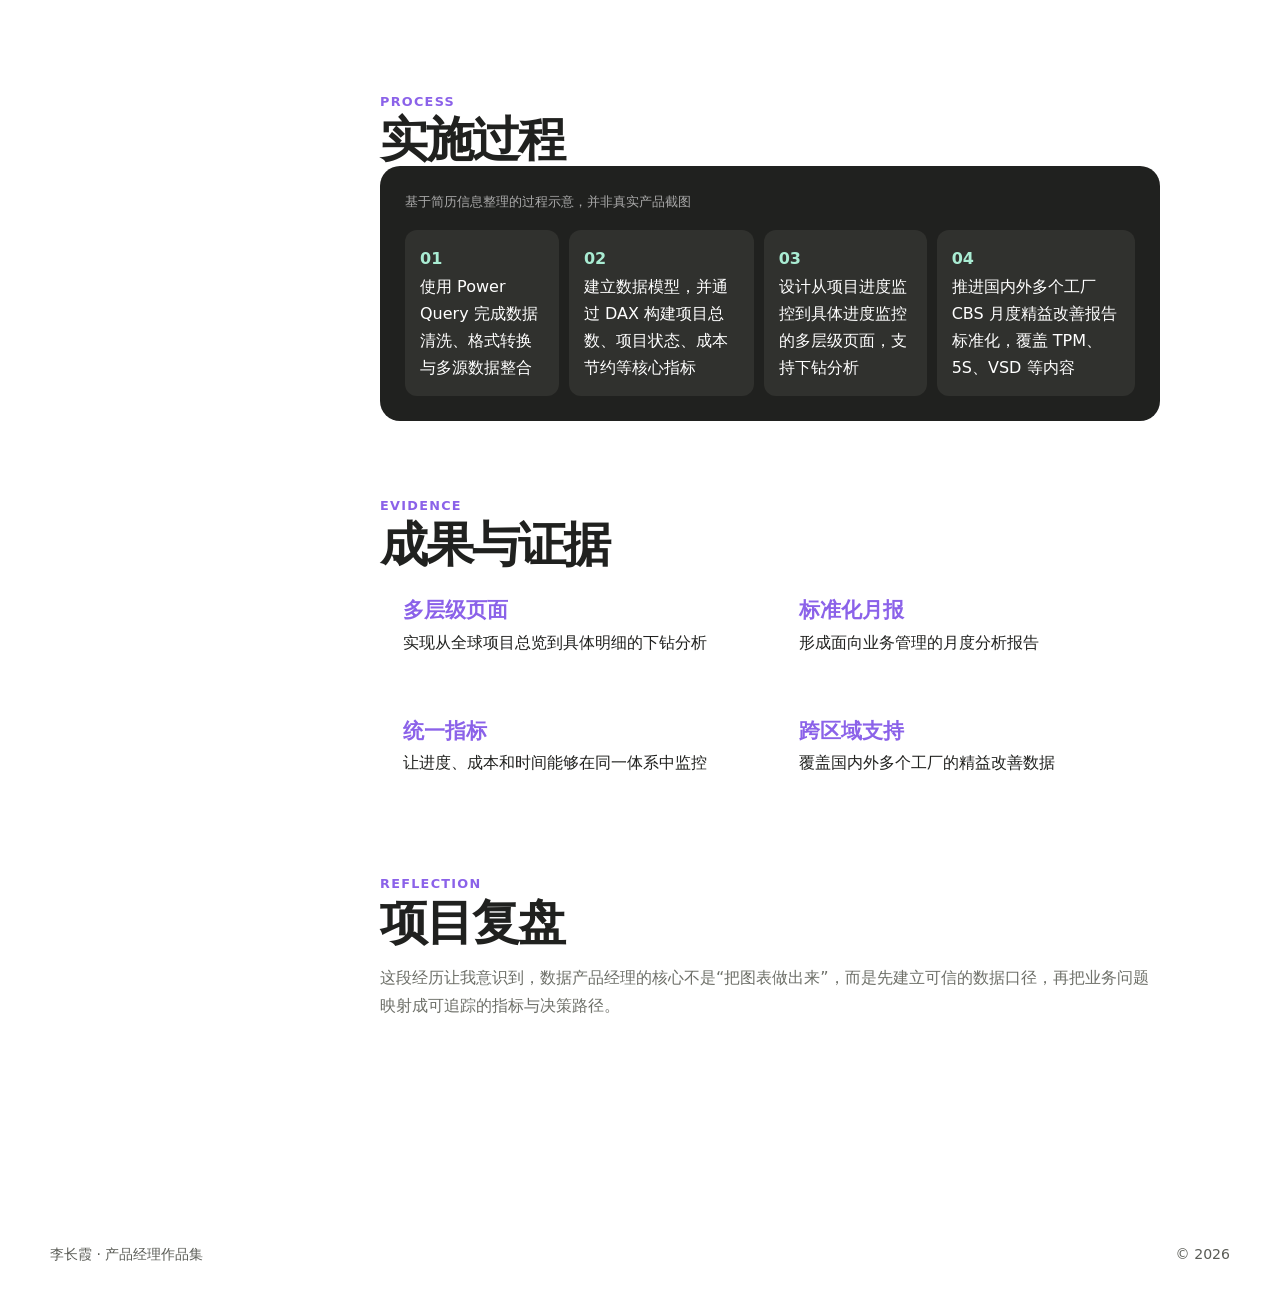
<file: portfolio/case.html>
<!doctype html><html lang="zh-CN"><head><meta charset="utf-8"><meta name="viewport" content="width=device-width,initial-scale=1"><meta name="description" content="李长霞的产品经理项目案例。"><title>项目案例｜李长霞</title><link rel="stylesheet" href="assets/style.css"></head><body><header class="site-header"><nav class="nav"><a class="brand" href="index.html"><span class="brand-mark">LCX</span><span>PORTFOLIO</span></a><div class="nav-links"><a href="index.html#home">主页</a><a href="index.html#experience">实习经历</a><a href="index.html#projects">项目作品</a><a href="index.html#education">教育背景</a><a href="index.html#skills">技能爱好</a><a class="resume-pill" href="assets/files/resume.pdf" target="_blank">查看简历</a></div></nav></header><main id="case-root"></main><footer class="site-footer"><div class="container footer-row"><span>李长霞 · 产品经理作品集</span><span>© <span data-year></span></span></div></footer><script src="assets/cases.js"></script><script>
const id=new URLSearchParams(location.search).get('project')||'powerbi';const c=cases[id]||cases.powerbi;document.title=c.title+'｜李长霞';const flow=c.process.map((x,i)=>`<div><b>0${i+1}</b>${x}</div>`).join('');const results=c.results.map(x=>`<div class="result"><strong>${x[0]}</strong><span>${x[1]}</span></div>`).join('');document.querySelector('#case-root').innerHTML=`<section class="case-hero container"><a class="back-link" href="index.html#projects">返回项目作品</a><span class="eyebrow">${c.type}</span><h1 class="case-title">${c.title}</h1><p class="case-lead">${c.lead}</p><div class="case-facts"><div><span class="fact-label">项目定位</span><span class="fact-value">${c.type}</span></div><div><span class="fact-label">我的角色</span><span class="fact-value">${c.role}</span></div><div><span class="fact-label">时间</span><span class="fact-value">${c.period}</span></div><div><span class="fact-label">工具 / 方法</span><span class="fact-value">${c.tools}</span></div></div></section><div class="case-visual"><div class="case-stack"><i></i><i></i><i></i><span>${c.visual}</span></div></div><section class="section"><div class="container case-layout"><aside class="toc"><a href="#problem">问题背景</a><a href="#decision">关键判断</a><a href="#process">实施过程</a><a href="#result">成果证据</a><a href="#reflection">项目复盘</a></aside><article class="case-content"><section id="problem"><span class="eyebrow">Context</span><h2>问题背景</h2><p>${c.problem}</p></section><section id="decision"><span class="eyebrow">Decision</span><h2>关键判断</h2><div class="decision"><small>为什么这样做</small><h3>${c.decision}</h3></div></section><section id="process"><span class="eyebrow">Process</span><h2>实施过程</h2><div class="diagram"><div class="diagram-caption">基于简历信息整理的过程示意，并非真实产品截图</div><div class="flow">${flow}</div></div></section><section id="result"><span class="eyebrow">Evidence</span><h2>成果与证据</h2><div class="result-grid">${results}</div></section><section id="reflection"><span class="eyebrow">Reflection</span><h2>项目复盘</h2><p>${c.reflection}</p></section></article></div></section>`;
</script><script src="assets/app.js"></script></body></html>
</file>
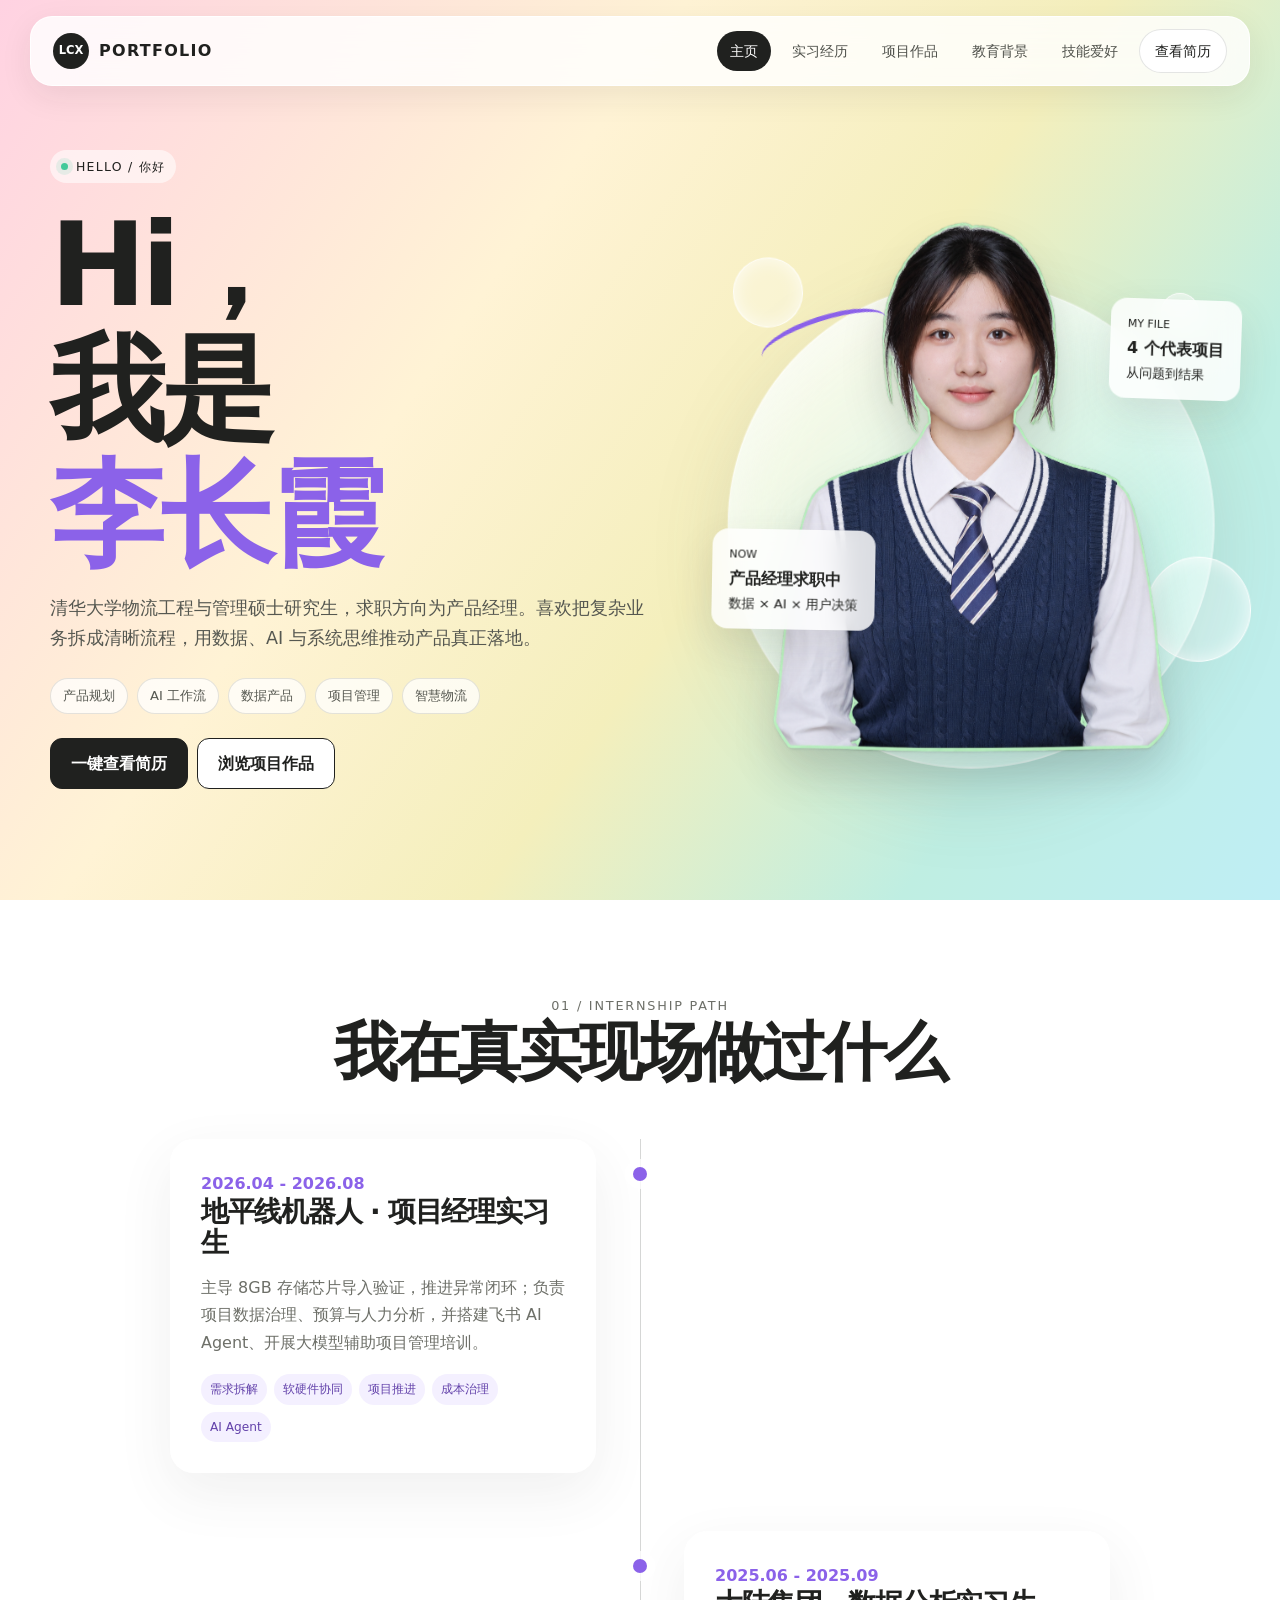
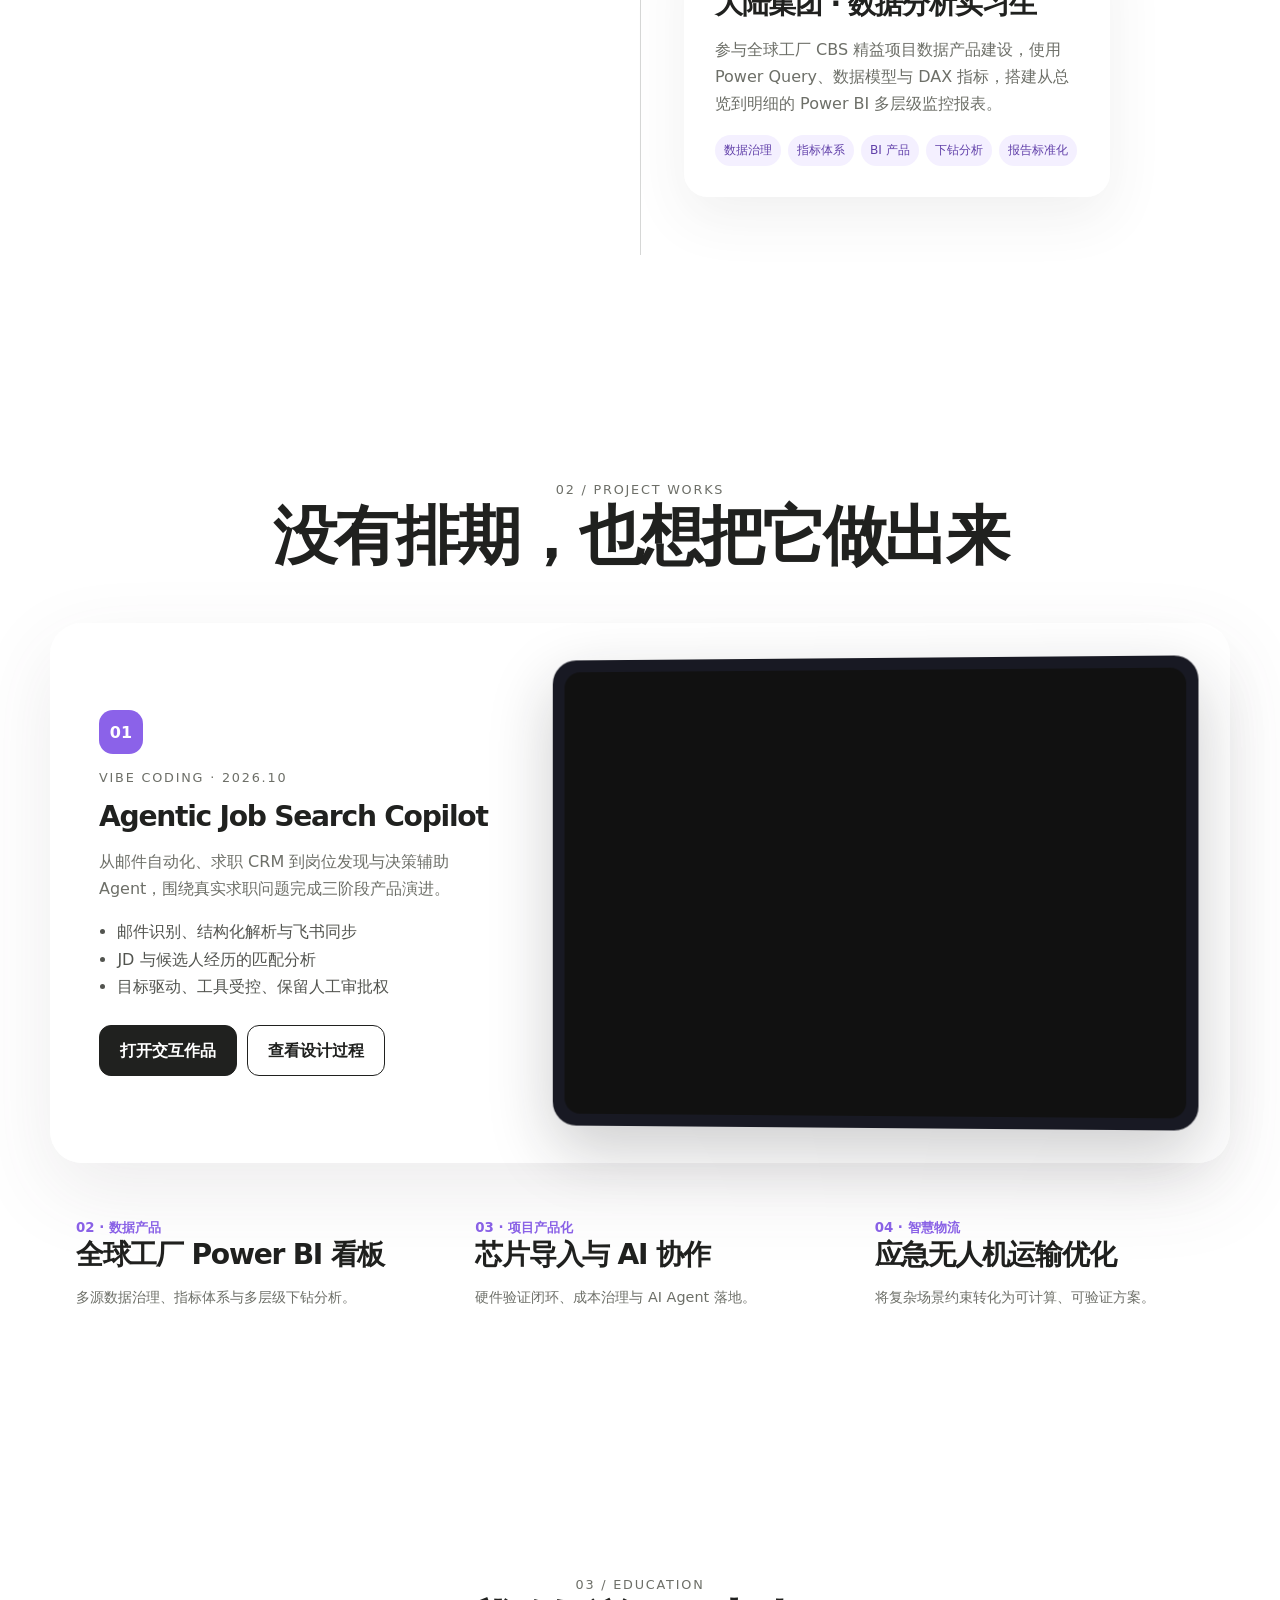
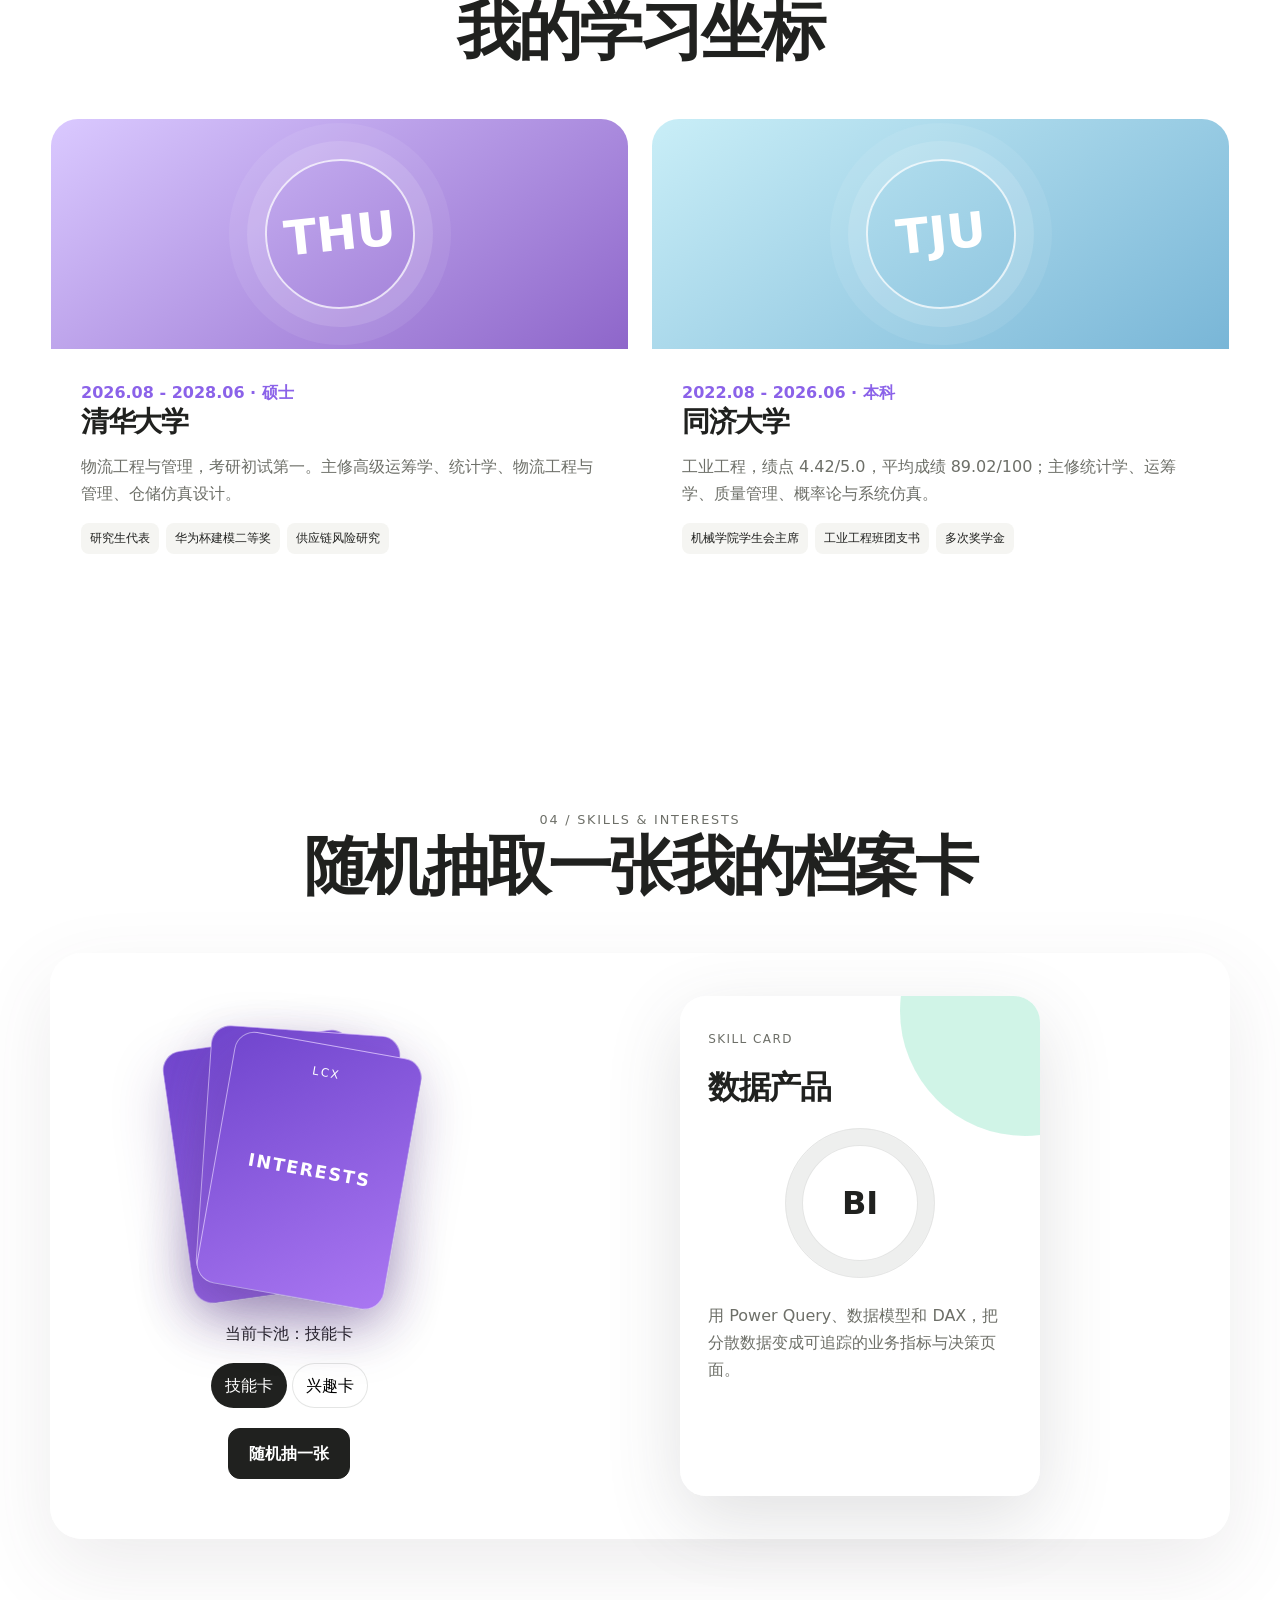
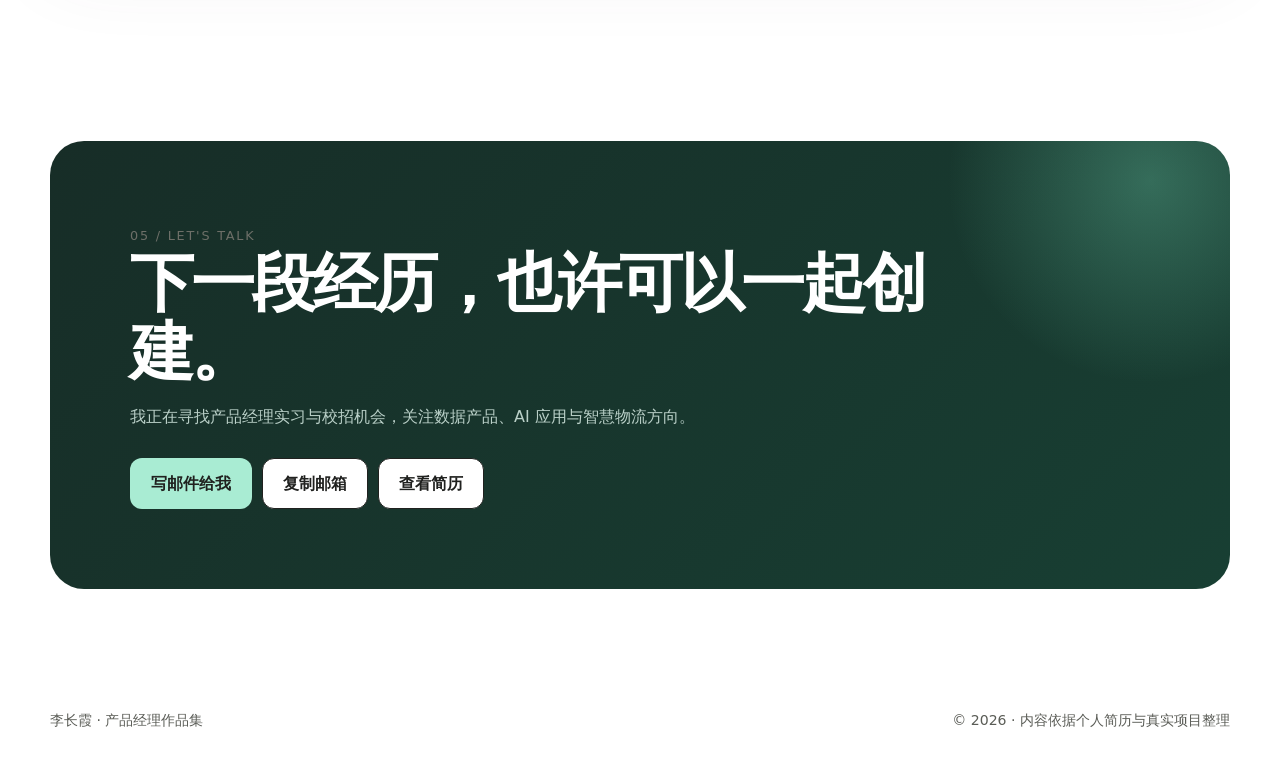
<file: portfolio/projects.html>
<!doctype html><html lang="zh-CN"><head><meta charset="utf-8"><meta name="viewport" content="width=device-width,initial-scale=1"><meta http-equiv="refresh" content="0;url=index.html#projects"><title>项目作品｜李长霞</title></head><body><p><a href="index.html#projects">前往项目作品</a></p></body></html>
</file>
<file: styles.css>
@import url('https://fonts.googleapis.com/css2?family=Inter:wght@400;500;600;700;800&family=Noto+Sans+SC:wght@400;500;600;700;900&display=swap');

:root {
  --bg: #05070b;
  --panel: rgba(14, 19, 29, .72);
  --line: rgba(255,255,255,.1);
  --text: #f4f7fb;
  --muted: #99a4b5;
  --cyan: #42f5d7;
  --blue: #4e7cff;
  --violet: #9b6cff;
  --orange: #ff9b54;
  --danger: #ff6179;
  --mx: 50%;
  --my: 20%;
}

* { box-sizing: border-box; }
html { scroll-behavior: smooth; }
body { margin: 0; color: var(--text); background: var(--bg); font-family: Inter, "Noto Sans SC", sans-serif; min-width: 320px; overflow-x: hidden; }
body::before { content:""; position: fixed; inset: 0; pointer-events: none; z-index: -1; background: radial-gradient(700px circle at var(--mx) var(--my), rgba(78,124,255,.12), transparent 58%); }
a { color: inherit; text-decoration: none; }
button, select { font: inherit; }
#space { position: fixed; inset: 0; width: 100%; height: 100%; z-index: -3; opacity: .7; }
.ambient { position: fixed; border-radius: 50%; filter: blur(110px); z-index: -2; opacity: .16; pointer-events: none; }
.ambient-a { width: 34rem; height: 34rem; background: var(--blue); top: 12%; right: -18rem; }
.ambient-b { width: 30rem; height: 30rem; background: var(--violet); bottom: 5%; left: -18rem; }

.nav-shell { position: fixed; top: 0; width: 100%; z-index: 50; padding: 18px 24px; }
.nav { max-width: 1180px; margin: auto; min-height: 66px; display: flex; align-items: center; justify-content: space-between; padding: 0 18px; border: 1px solid rgba(255,255,255,.1); border-radius: 18px; background: rgba(7,10,15,.72); backdrop-filter: blur(24px); box-shadow: 0 18px 50px rgba(0,0,0,.28); }
.brand { display:flex; align-items:center; gap:12px; }
.brand > span:last-child { display:flex; flex-direction:column; letter-spacing:.08em; }
.brand b { font-size:.92rem; }
.brand small { color:var(--muted); font-size:.65rem; margin-top:3px; }
.brand-cube { width:30px; height:30px; position:relative; transform-style:preserve-3d; transform:rotateX(-25deg) rotateY(35deg); animation: cubeTurn 9s linear infinite; }
.brand-cube i { position:absolute; inset:5px; border:1px solid var(--cyan); background:rgba(66,245,215,.12); box-shadow:inset 0 0 12px rgba(66,245,215,.22); }
.brand-cube i:nth-child(1){ transform:translateZ(10px); }
.brand-cube i:nth-child(2){ transform:rotateY(90deg) translateZ(10px); }
.brand-cube i:nth-child(3){ transform:rotateX(90deg) translateZ(10px); }
.nav-links { display:flex; gap:30px; color:#bac2cf; font-size:.84rem; }
.nav-links a:hover { color:var(--cyan); }
.nav-cta { padding:10px 16px; font-size:.8rem; font-weight:700; border:1px solid rgba(66,245,215,.35); background:rgba(66,245,215,.08); border-radius:10px; }

.section-pad { max-width: 1240px; margin: auto; padding: 130px 32px; }
.hero { min-height: 100svh; padding-top: 150px; display:grid; grid-template-columns: 1fr 1.05fr; gap: 40px; align-items:center; }
.eyebrow { display:flex; align-items:center; gap:10px; color:var(--cyan); font-size:.72rem; font-weight:700; letter-spacing:.18em; }
.eyebrow > span { width:28px; height:1px; background:var(--cyan); box-shadow:0 0 8px var(--cyan); }
h1 { font-size:clamp(3.3rem,7vw,6.7rem); letter-spacing:-.065em; line-height:.94; margin:24px 0 26px; font-weight:800; }
h1 em { color:transparent; font-style:normal; -webkit-text-stroke:1px rgba(255,255,255,.75); filter:drop-shadow(0 0 24px rgba(78,124,255,.22)); }
.hero-lead { max-width:600px; color:#aab4c4; font-size:1.08rem; line-height:1.85; }
.hero-actions { display:flex; gap:14px; margin:34px 0 48px; }
.button { min-height:50px; display:inline-flex; align-items:center; justify-content:center; padding:0 22px; border-radius:12px; font-size:.88rem; font-weight:700; position:relative; overflow:hidden; }
.button.primary { color:#06100f; background:linear-gradient(120deg, var(--cyan), #7cffe9); box-shadow:0 12px 40px rgba(66,245,215,.18); }
.button.primary::before { content:""; position:absolute; inset:-100% 30%; background:rgba(255,255,255,.5); transform:rotate(20deg); transition:.5s; }
.button.primary:hover::before { transform:translateX(250%) rotate(20deg); }
.button.primary span { position:relative; }
.button.ghost { border:1px solid var(--line); background:rgba(255,255,255,.035); }
.hero-metrics { display:flex; gap:36px; }
.hero-metrics div { display:flex; flex-direction:column; }
.hero-metrics strong { font-size:1.45rem; }
.hero-metrics span { font-size:.72rem; color:var(--muted); margin-top:5px; }

.hero-visual { min-height:620px; perspective:1000px; }
.scene { width:100%; height:620px; position:relative; transform-style:preserve-3d; transition:transform .18s ease-out; }
.core { position:absolute; width:240px; height:240px; top:50%; left:50%; transform:translate(-50%,-50%) translateZ(60px); border-radius:50%; background:radial-gradient(circle at 32% 25%, #8bffed, #246b89 26%, #101c39 52%, #070a11 72%); box-shadow:0 0 60px rgba(66,245,215,.26), inset -20px -30px 60px rgba(0,0,0,.8), inset 10px 15px 30px rgba(255,255,255,.12); animation:coreFloat 5s ease-in-out infinite; }
.core::after { content:""; position:absolute; inset:-2px; border-radius:50%; background:linear-gradient(135deg,rgba(255,255,255,.6),transparent 25%,transparent 70%,rgba(155,108,255,.3)); mask:linear-gradient(#000 0 0) content-box,linear-gradient(#000 0 0); mask-composite:exclude; padding:1px; }
.core-grid { position:absolute; inset:0; border-radius:50%; opacity:.22; background:repeating-radial-gradient(circle, transparent 0 17px, rgba(255,255,255,.25) 18px 19px), linear-gradient(90deg,transparent 49%,rgba(255,255,255,.35) 50%,transparent 51%); transform:rotate(-18deg); }
.core-glow { position:absolute; inset:18%; border-radius:50%; background:rgba(66,245,215,.12); filter:blur(18px); animation:pulse 2.5s ease-in-out infinite; }
.core-label { position:absolute; inset:0; display:flex; align-items:center; justify-content:center; flex-direction:column; text-shadow:0 2px 12px #000; }
.core-label small { font-size:.57rem; letter-spacing:.22em; color:#c7fff6; }
.core-label strong { font-size:2.1rem; letter-spacing:.03em; }
.core-label span { margin-top:7px; font-size:.6rem; color:var(--cyan); }
.orbit { position:absolute; top:50%; left:50%; border:1px solid rgba(133,179,255,.22); border-radius:50%; transform-style:preserve-3d; }
.orbit-1 { width:370px;height:370px;margin:-185px;transform:rotateX(68deg) rotateZ(15deg);animation:orbitA 11s linear infinite; }
.orbit-2 { width:475px;height:475px;margin:-237px;transform:rotateY(68deg) rotateZ(-15deg);animation:orbitB 16s linear infinite reverse; }
.orbit-3 { width:575px;height:320px;margin:-160px -287px;transform:rotateX(72deg) rotateZ(55deg);animation:orbitA 20s linear infinite reverse; }
.satellite { position:absolute; width:14px;height:14px;border-radius:50%;background:var(--cyan);top:12%;left:18%;box-shadow:0 0 20px var(--cyan); }
.s2{background:var(--violet);box-shadow:0 0 20px var(--violet);top:72%;left:5%;}.s3{background:var(--blue);box-shadow:0 0 20px var(--blue);top:45%;left:98%;}
.float-tag { position:absolute; padding:10px 14px; border:1px solid rgba(255,255,255,.12); border-radius:10px; background:rgba(9,14,22,.72); backdrop-filter:blur(12px); color:#dce5f2; font-size:.72rem; box-shadow:0 15px 40px rgba(0,0,0,.3); animation:tagFloat 4s ease-in-out infinite; }
.float-tag span { color:var(--cyan); margin-right:7px; font-size:.62rem; }
.tag-a{top:17%;left:10%;transform:translateZ(100px)}.tag-b{top:25%;right:1%;animation-delay:-1s}.tag-c{bottom:22%;left:0;animation-delay:-2s}.tag-d{bottom:14%;right:10%;animation-delay:-3s}
.floor-grid { position:absolute; width:110%;height:42%;left:-5%;bottom:0;transform:rotateX(74deg) translateZ(-100px);transform-origin:bottom;background-image:linear-gradient(rgba(78,124,255,.15) 1px,transparent 1px),linear-gradient(90deg,rgba(78,124,255,.15) 1px,transparent 1px);background-size:38px 38px;mask-image:linear-gradient(to top,#000,transparent); }

.trust-strip { overflow:hidden; border-block:1px solid rgba(255,255,255,.075); padding:17px 0; background:rgba(255,255,255,.018); }
.marquee { display:flex; align-items:center; gap:26px; width:max-content; animation:marquee 28s linear infinite; color:#737e8f; font-size:.69rem; letter-spacing:.18em; font-weight:700; }
.marquee i { width:5px;height:5px;border-radius:50%;background:var(--cyan);box-shadow:0 0 8px var(--cyan); }

.section-heading { max-width:760px; margin-bottom:64px; }
.section-heading h2 { font-size:clamp(2.4rem,5vw,4.8rem); line-height:1.08; letter-spacing:-.05em; margin:22px 0; }
.section-heading p { color:var(--muted); font-size:1.02rem; line-height:1.8; }
.section-heading.compact { margin-bottom:46px; }
.version-deck { display:grid; grid-template-columns:repeat(3,1fr); gap:20px; perspective:1100px; }
.version-card { min-height:460px; padding:28px; border:1px solid var(--line); border-radius:22px; background:linear-gradient(145deg,rgba(20,27,39,.78),rgba(7,10,16,.86)); box-shadow:0 30px 70px rgba(0,0,0,.28); transform-style:preserve-3d; transition:transform .2s ease,border-color .3s; }
.version-card:hover { border-color:rgba(66,245,215,.35); }
.version-card > * { transform:translateZ(24px); }
.version-card.active-card { background:linear-gradient(145deg,rgba(34,36,69,.76),rgba(8,11,19,.9)); }
.card-top { display:flex; align-items:center; justify-content:space-between; }
.version-index { font-weight:800; font-size:1.15rem; }
.status-pill { color:#9ba7b9;font-size:.58rem;letter-spacing:.14em;padding:7px 9px;border:1px solid var(--line);border-radius:20px; }
.status-pill.accent { color:var(--cyan);border-color:rgba(66,245,215,.3); }
.version-icon { height:140px;position:relative;margin:25px 0;transform-style:preserve-3d!important; }
.mail-3d span { position:absolute;width:110px;height:76px;left:50%;top:50%;transform:translate(-50%,-50%) rotateX(58deg) rotateZ(-25deg);border:1px solid var(--blue);background:linear-gradient(135deg,rgba(78,124,255,.25),rgba(78,124,255,.02));box-shadow:20px 25px 50px rgba(0,0,0,.5); }
.mail-3d span::before,.mail-3d span::after{content:"";position:absolute;width:74px;height:1px;background:var(--blue);top:37px}.mail-3d span::before{left:-3px;transform:rotate(31deg)}.mail-3d span::after{right:-3px;transform:rotate(-31deg)}
.prism-3d { animation:prismFloat 5s ease-in-out infinite; }.prism-3d span{position:absolute;width:90px;height:90px;left:50%;top:50%;border:1px solid var(--violet);background:rgba(155,108,255,.08)}.prism-3d span:nth-child(1){transform:translate(-50%,-50%) rotateX(60deg) rotateZ(45deg)}.prism-3d span:nth-child(2){transform:translate(-65%,-58%) rotateY(60deg) rotateZ(45deg)}.prism-3d span:nth-child(3){transform:translate(-35%,-58%) rotateY(-60deg) rotateZ(45deg)}
.rings-3d span{position:absolute;border:1px solid var(--cyan);border-radius:50%;left:50%;top:50%;box-shadow:0 0 18px rgba(66,245,215,.08)}.rings-3d span:nth-child(1){width:110px;height:110px;margin:-55px;transform:rotateX(68deg);animation:orbitA 7s linear infinite}.rings-3d span:nth-child(2){width:85px;height:85px;margin:-42px;transform:rotateY(68deg);animation:orbitB 6s linear infinite}.rings-3d span:nth-child(3){width:28px;height:28px;margin:-14px;background:rgba(66,245,215,.22);box-shadow:0 0 30px var(--cyan)}
.version-card h3 { font-size:1.2rem; margin:0 0 13px; }.version-card p{color:#a5afbd;line-height:1.7;font-size:.9rem}.version-card ul{list-style:none;padding:0;margin:24px 0 0}.version-card li{color:#c6cfdb;font-size:.8rem;padding:8px 0;border-top:1px solid rgba(255,255,255,.06)}.version-card li::before{content:"+";color:var(--cyan);margin-right:8px}

.architecture { max-width:1320px; }
.pipeline-wrap { position:relative; display:grid; grid-template-columns:repeat(5,1fr); gap:10px; padding:44px 0; perspective:1000px; }
.pipeline-line { position:absolute;height:2px;left:8%;right:8%;top:50%;background:rgba(255,255,255,.08);overflow:hidden}.pipeline-line span{display:block;width:22%;height:100%;background:linear-gradient(90deg,transparent,var(--cyan),transparent);animation:flow 4s linear infinite}
.pipeline-step { position:relative;min-height:230px;padding:22px 18px;border:1px solid var(--line);border-radius:16px;background:rgba(11,15,23,.82);display:flex;flex-direction:column;justify-content:space-between;transform:translateY(calc((var(--i) % 2) * 24px)) rotateY(calc((2 - var(--i)) * 2deg));box-shadow:0 26px 50px rgba(0,0,0,.32); }
.pipeline-step b{color:var(--cyan);font-size:.68rem}.pipeline-step div{display:flex;flex-direction:column}.pipeline-step small{color:#657085;font-size:.58rem;letter-spacing:.15em}.pipeline-step strong{font-size:.94rem;margin:8px 0}.pipeline-step span{font-size:.75rem;line-height:1.5;color:var(--muted)}

.demo-section { max-width:1320px; }
.demo-console { border:1px solid rgba(255,255,255,.12);border-radius:22px;background:rgba(6,9,14,.9);box-shadow:0 50px 120px rgba(0,0,0,.55),0 0 80px rgba(78,124,255,.06);overflow:hidden;transform-style:preserve-3d; }
.console-toolbar { height:54px;display:flex;align-items:center;gap:18px;padding:0 20px;border-bottom:1px solid var(--line);font-size:.68rem;color:#778296;letter-spacing:.08em}.window-dots{display:flex;gap:7px}.window-dots i{width:9px;height:9px;border-radius:50%;background:#ff6179}.window-dots i:nth-child(2){background:#ffbf5e}.window-dots i:nth-child(3){background:#54de8a}.live-indicator{margin-left:auto;display:flex;align-items:center;gap:8px;color:#8994a5}.live-indicator i{width:6px;height:6px;border-radius:50%;background:#687284}.live-indicator.running i{background:var(--cyan);box-shadow:0 0 10px var(--cyan);animation:pulse 1s infinite}
.console-body { display:grid;grid-template-columns:275px 1fr;min-height:590px; }
.goal-panel { padding:24px;border-right:1px solid var(--line);background:rgba(255,255,255,.015); }
.panel-label{font-size:.62rem;letter-spacing:.16em;color:var(--cyan);margin-bottom:25px}.goal-panel label{display:flex;flex-direction:column;gap:9px;color:#8590a2;font-size:.7rem;margin:0 0 18px}.goal-panel select{appearance:none;width:100%;color:#e9edf4;background:#101620 url("data:image/svg+xml,%3Csvg xmlns='http://www.w3.org/2000/svg' width='12' height='8'%3E%3Cpath d='m1 1 5 5 5-5' fill='none' stroke='%238c98aa'/%3E%3C/svg%3E") no-repeat right 13px center;border:1px solid var(--line);border-radius:9px;padding:11px 34px 11px 12px;font-size:.8rem}.goal-tags{display:flex;flex-wrap:wrap;gap:7px;margin:8px 0 28px}.goal-tags span{padding:6px 9px;border-radius:6px;background:rgba(78,124,255,.1);color:#9db3ff;font-size:.64rem;border:1px solid rgba(78,124,255,.2)}
.run-button { width:100%;border:0;border-radius:10px;background:var(--cyan);color:#06100f;padding:13px 12px;font-weight:800;cursor:pointer;display:flex;align-items:center;justify-content:center;gap:9px;box-shadow:0 12px 30px rgba(66,245,215,.14)}.run-button:disabled{opacity:.55;cursor:not-allowed}.play{font-size:.7rem}.privacy-note{color:#6f7b8e;font-size:.62rem;line-height:1.5}.privacy-note i{color:var(--cyan);font-style:normal}
.agent-workspace { display:grid;grid-template-columns:minmax(300px,.9fr) minmax(320px,1.1fr); }
.agent-timeline { padding:26px;border-right:1px solid var(--line); }
.agent-step { display:grid;grid-template-columns:18px 1fr auto;gap:12px;align-items:center;min-height:90px;position:relative;opacity:.42;transition:.35s}.agent-step:not(:last-child)::after{content:"";position:absolute;left:8px;top:56px;width:1px;height:58px;background:rgba(255,255,255,.1)}.agent-step i{width:17px;height:17px;border:1px solid #5e6878;border-radius:50%;background:#0c111a;position:relative;z-index:1}.agent-step div{display:flex;flex-direction:column;gap:6px}.agent-step strong{font-size:.82rem}.agent-step span{font-size:.66rem;color:var(--muted)}.agent-step b{font-size:.54rem;color:#697386}.agent-step.processing{opacity:1}.agent-step.processing i{border-color:var(--cyan);box-shadow:0 0 12px rgba(66,245,215,.5)}.agent-step.processing i::after{content:"";position:absolute;inset:4px;border-radius:50%;background:var(--cyan);animation:pulse .7s infinite}.agent-step.done{opacity:1}.agent-step.done i{background:var(--cyan);border-color:var(--cyan)}.agent-step.done i::after{content:"✓";color:#05100e;font-style:normal;font-size:.65rem;position:absolute;left:3px;top:0}.agent-step.done b{color:var(--cyan)}
.result-stack { padding:25px;display:flex;align-items:center;justify-content:center;position:relative;overflow:hidden;background:radial-gradient(circle at 50% 30%,rgba(78,124,255,.07),transparent 55%)}
.empty-state{text-align:center;color:#748094}.empty-state strong{display:block;color:#b5bfcd;margin-top:24px;font-size:.86rem}.empty-state p{font-size:.7rem}.scan-cube{width:70px;height:70px;margin:auto;position:relative;transform-style:preserve-3d;transform:rotateX(-25deg) rotateY(35deg);animation:cubeTurn 8s linear infinite}.scan-cube span{position:absolute;inset:7px;border:1px solid var(--blue);background:rgba(78,124,255,.06)}.scan-cube span:nth-child(1){transform:translateZ(28px)}.scan-cube span:nth-child(2){transform:rotateY(90deg) translateZ(28px)}.scan-cube span:nth-child(3){transform:rotateX(90deg) translateZ(28px)}
.job-results{width:100%;display:flex;flex-direction:column;gap:12px}.result-title{display:flex;align-items:center;justify-content:space-between;margin-bottom:4px}.result-title strong{font-size:.82rem}.result-title span{font-size:.58rem;color:var(--cyan)}.job-card{padding:17px;border:1px solid var(--line);border-radius:13px;background:rgba(18,24,35,.76);transform:translateX(30px) rotateY(-7deg);opacity:0;animation:cardIn .6s forwards;box-shadow:12px 18px 35px rgba(0,0,0,.25)}.job-card:nth-child(3){animation-delay:.12s}.job-card:nth-child(4){animation-delay:.24s}.job-head{display:flex;justify-content:space-between;gap:10px}.job-head strong{font-size:.82rem}.job-head span{color:var(--cyan);font-size:1.1rem;font-weight:800}.job-meta{display:flex;gap:10px;color:#7f8a9b;font-size:.6rem;margin:7px 0 12px}.score-bar{height:3px;background:#242b37;border-radius:4px;overflow:hidden}.score-bar i{display:block;height:100%;background:linear-gradient(90deg,var(--blue),var(--cyan));box-shadow:0 0 9px var(--cyan)}.job-foot{display:flex;justify-content:space-between;margin-top:10px;font-size:.58rem;color:#7d899a}.job-foot b{color:#a8b4c6;font-weight:600}.approval-banner{padding:12px 14px;border:1px solid rgba(255,155,84,.25);border-radius:10px;background:rgba(255,155,84,.07);color:#e4b58f;font-size:.65rem;display:flex;align-items:center;justify-content:space-between}.approval-banner b{font-size:.57rem;color:var(--orange);letter-spacing:.08em}

.boundary-grid { display:grid;grid-template-columns:.9fr 1.1fr;gap:90px;align-items:center}.boundary-copy h2{font-size:clamp(2.5rem,5vw,4.6rem);line-height:1.05;letter-spacing:-.05em;margin:23px 0}.boundary-copy p{color:var(--muted);line-height:1.8;max-width:580px}.text-link{display:inline-block;color:var(--cyan);font-size:.82rem;border-bottom:1px solid rgba(66,245,215,.4);padding-bottom:5px;margin-top:15px}
.permission-cube{position:relative;min-height:440px;perspective:1100px;transform-style:preserve-3d}.permission-layer{position:absolute;left:10%;right:5%;height:138px;padding:23px 25px;border:1px solid var(--line);border-radius:17px;background:rgba(12,17,26,.88);display:flex;flex-direction:column;justify-content:center;transform-style:preserve-3d;box-shadow:0 30px 55px rgba(0,0,0,.32)}.permission-layer span{font-size:.6rem;letter-spacing:.14em;margin-bottom:9px}.permission-layer strong{font-size:1rem}.permission-layer small{color:var(--muted);font-size:.68rem;margin-top:8px}.permission-layer.allowed{top:16px;border-color:rgba(66,245,215,.28);transform:translateZ(50px) rotateX(7deg) rotateZ(-2deg)}.permission-layer.allowed span{color:var(--cyan)}.permission-layer.review{top:145px;left:5%;right:10%;border-color:rgba(255,155,84,.25);transform:translateZ(10px) rotateX(7deg) rotateZ(2deg)}.permission-layer.review span{color:var(--orange)}.permission-layer.blocked{top:275px;border-color:rgba(255,97,121,.22);transform:translateZ(-30px) rotateX(7deg) rotateZ(-1deg)}.permission-layer.blocked span{color:var(--danger)}

.closing { min-height:620px;display:grid;grid-template-columns:.8fr 1.2fr;align-items:center;gap:90px;position:relative}.closing-orb{height:330px;position:relative;transform-style:preserve-3d}.closing-orb::after{content:"";position:absolute;width:170px;height:170px;border-radius:50%;left:50%;top:50%;transform:translate(-50%,-50%);background:radial-gradient(circle at 35% 30%,#9affef,#1c5a7b 25%,#13152d 57%,#070a10 74%);box-shadow:0 0 70px rgba(66,245,215,.2)}.closing-orb span{position:absolute;border:1px solid rgba(66,245,215,.25);border-radius:50%;left:50%;top:50%;animation:orbitA 13s linear infinite}.closing-orb span:nth-child(1){width:270px;height:270px;margin:-135px;transform:rotateX(70deg)}.closing-orb span:nth-child(2){width:330px;height:190px;margin:-95px -165px;transform:rotateY(65deg);animation-direction:reverse}.closing-orb span:nth-child(3){width:390px;height:390px;margin:-195px;transform:rotateX(70deg) rotateZ(45deg);animation-duration:19s}.closing-copy h2{font-size:clamp(3rem,6vw,5.6rem);line-height:.98;letter-spacing:-.06em;margin:24px 0}.closing-copy p{color:var(--muted);line-height:1.8;max-width:600px;margin-bottom:30px}
footer{max-width:1180px;margin:auto;padding:30px 0 44px;border-top:1px solid var(--line);display:flex;align-items:center;justify-content:space-between;color:#697486;font-size:.65rem}.footer-brand{display:flex;align-items:center;gap:10px;color:#dce3ed}.brand-cube.mini{width:22px;height:22px}

.reveal { opacity:0;transform:translateY(25px);transition:opacity .8s ease,transform .8s ease}.reveal.visible{opacity:1;transform:translateY(0)}
@keyframes cubeTurn{to{transform:rotateX(335deg) rotateY(395deg)}}
@keyframes coreFloat{50%{transform:translate(-50%,-54%) translateZ(72px)}}
@keyframes pulse{50%{opacity:.4;transform:scale(.82)}}
@keyframes orbitA{to{transform:rotateX(68deg) rotateZ(375deg)}}
@keyframes orbitB{to{transform:rotateY(68deg) rotateZ(345deg)}}
@keyframes tagFloat{50%{translate:0 -10px}}
@keyframes prismFloat{50%{translate:0 -8px;rotate:3deg}}
@keyframes marquee{to{transform:translateX(-50%)}}
@keyframes flow{to{transform:translateX(400%)}}
@keyframes cardIn{to{opacity:1;transform:translateX(0) rotateY(0)}}

@media (max-width: 980px) {
  .nav-links{display:none}.hero{grid-template-columns:1fr;padding-top:160px}.hero-copy{text-align:center}.hero-lead{margin-inline:auto}.hero-actions,.hero-metrics{justify-content:center}.hero-visual{min-height:500px}.scene{height:500px}.version-deck{grid-template-columns:1fr}.version-card{min-height:390px}.pipeline-wrap{grid-template-columns:1fr 1fr}.pipeline-line{display:none}.pipeline-step{transform:none;min-height:180px}.console-body{grid-template-columns:1fr}.goal-panel{border-right:0;border-bottom:1px solid var(--line)}.agent-workspace{grid-template-columns:1fr}.agent-timeline{border-right:0;border-bottom:1px solid var(--line)}.result-stack{min-height:460px}.boundary-grid,.closing{grid-template-columns:1fr}.boundary-grid{gap:40px}.closing{text-align:center}.closing-copy p{margin-inline:auto}.closing .eyebrow{justify-content:center}.closing-orb{order:2}footer{margin-inline:25px;gap:20px;flex-wrap:wrap}
}
@media (max-width: 620px) {
  .section-pad{padding:95px 20px}.nav-shell{padding:10px}.nav{min-height:58px}.nav-cta{padding:9px 11px}.hero{padding-top:125px}.hero-actions{flex-direction:column}.hero-metrics{gap:18px}.hero-visual{min-height:400px}.scene{height:400px;transform:scale(.75)!important}.core{width:210px;height:210px}.pipeline-wrap{grid-template-columns:1fr}.console-toolbar>span{display:none}.agent-workspace{display:block}.console-body{display:block}.goal-panel{padding:20px}.agent-timeline{padding:18px}.result-stack{padding:18px;min-height:430px}.permission-cube{transform:scale(.86);margin-inline:-30px}.closing-orb{transform:scale(.8)}footer{justify-content:center;text-align:center}.footer-brand{width:100%;justify-content:center}
}
@media (prefers-reduced-motion: reduce) {
  *,*::before,*::after{animation-duration:.01ms!important;animation-iteration-count:1!important;scroll-behavior:auto!important;transition-duration:.01ms!important}
}
</file>
<file: portfolio/assets/style.css>
:root{--ink:#20211f;--muted:#6d6f68;--paper:#fffdf6;--line:rgba(39,42,36,.12);--green:#173d31;--mint:#a9ecd3;--purple:#8b62e9;--pink:#ffc7dc;--yellow:#fff0a8;--blue:#b8ebf1;--max:1180px;font-family:Inter,ui-sans-serif,system-ui,-apple-system,BlinkMacSystemFont,"Segoe UI","PingFang SC","Microsoft YaHei",sans-serif;color-scheme:light}
*{box-sizing:border-box}html{scroll-behavior:smooth}body{margin:0;color:var(--ink);font-size:16px;line-height:1.7;background:linear-gradient(125deg,#ffd2e2 0,#fff3d5 36%,#f4efbc 58%,#bfeee2 80%,#bfeef5 100%);background-attachment:fixed;overflow-x:hidden}a{color:inherit}button{font:inherit}.container{width:min(calc(100% - 40px),var(--max));margin-inline:auto}.section{padding:110px 0;scroll-margin-top:92px}.glass{background:rgba(255,255,255,.62);border:1px solid rgba(255,255,255,.7);box-shadow:0 28px 80px rgba(75,70,80,.1);backdrop-filter:blur(22px)}
.site-header{position:sticky;top:16px;z-index:50;width:min(calc(100% - 30px),1220px);margin:16px auto 0;border-radius:22px;background:rgba(255,255,255,.82);border:1px solid rgba(255,255,255,.9);backdrop-filter:blur(20px);box-shadow:0 10px 32px rgba(40,43,36,.08)}.nav{min-height:68px;padding:0 22px;display:flex;align-items:center;justify-content:space-between;gap:20px}.brand{display:flex;align-items:center;gap:10px;text-decoration:none;font-weight:800;letter-spacing:.08em}.brand-mark{width:36px;height:36px;border-radius:50%;display:grid;place-items:center;background:var(--ink);color:white;font-size:.72rem;letter-spacing:0}.nav-links{display:flex;align-items:center;gap:8px}.nav-links a{text-decoration:none;color:#4f514b;padding:8px 13px;border-radius:999px;font-size:.9rem}.nav-links a:hover,.nav-links a.active{background:var(--ink);color:white}.resume-pill{padding:9px 15px!important;background:white;border:1px solid var(--line);color:var(--ink)!important}
.hero{min-height:calc(100vh - 105px);display:grid;align-items:center;padding:58px 0 86px}.hero-grid{display:grid;grid-template-columns:1.08fr .92fr;gap:54px;align-items:center}.kicker{display:inline-flex;align-items:center;gap:8px;padding:6px 11px;border-radius:999px;background:rgba(255,255,255,.58);font-size:.78rem;text-transform:uppercase;letter-spacing:.1em}.kicker:before{content:"";width:7px;height:7px;border-radius:50%;background:#43c99a;box-shadow:0 0 0 5px rgba(67,201,154,.13)}h1,h2,h3{margin:0;line-height:1.08;letter-spacing:-.045em}h1{font-size:clamp(4rem,9vw,7.8rem)}h2{font-size:clamp(2.5rem,5vw,4.8rem)}h3{font-size:clamp(1.3rem,2.2vw,2rem)}.hero h1{margin:20px 0 4px}.hero h1 span{display:block;color:var(--purple)}.hero-lead{max-width:650px;color:#565851;font-size:1.1rem}.tag-row,.hero-actions{display:flex;flex-wrap:wrap;gap:9px;margin-top:24px}.tag{padding:6px 12px;border-radius:999px;background:rgba(255,255,255,.75);border:1px solid var(--line);font-size:.82rem;color:#565851}.button{display:inline-flex;align-items:center;justify-content:center;padding:11px 20px;border-radius:12px;background:var(--ink);color:white;text-decoration:none;font-weight:750;border:1px solid var(--ink);transition:.2s}.button:hover{transform:translateY(-3px);box-shadow:5px 5px 0 var(--purple)}.button.light{background:white;color:var(--ink)}.button.mint{background:var(--mint);color:var(--ink);border-color:transparent}
.portrait-stage{min-height:590px;position:relative;display:grid;place-items:end center}.portrait-aura{position:absolute;width:480px;height:480px;border-radius:50%;background:linear-gradient(145deg,rgba(255,255,255,.8),rgba(166,238,216,.42));border:1px solid rgba(255,255,255,.82);box-shadow:inset 0 0 70px rgba(255,255,255,.55),0 28px 80px rgba(82,97,91,.15);animation:aura 6s ease-in-out infinite}.portrait{position:relative;z-index:3;width:min(93%,490px);filter:drop-shadow(0 24px 20px rgba(39,40,37,.16));animation:bob 5s ease-in-out infinite}.bubble{position:absolute;border:1px solid rgba(255,255,255,.9);border-radius:50%;background:rgba(255,255,255,.25);box-shadow:inset 0 0 18px rgba(255,255,255,.7);animation:drift 7s ease-in-out infinite}.b1{width:70px;height:70px;top:16%;left:4%}.b2{width:38px;height:38px;right:6%;top:20%;animation-delay:-2s}.b3{width:105px;height:105px;right:-4%;bottom:16%;animation-delay:-4s}.floating-note{position:absolute;z-index:5;padding:14px 17px;border-radius:16px;background:rgba(255,255,255,.83);box-shadow:0 16px 40px rgba(63,66,59,.12);backdrop-filter:blur(14px);font-size:.82rem;animation:drift 6s ease-in-out infinite}.note-a{left:0;bottom:22%}.note-b{right:-2%;top:23%;animation-delay:-3s}.floating-note strong{display:block;font-size:1rem}.scribble{position:absolute;z-index:4;width:130px;height:42px;border-top:5px solid var(--purple);border-radius:50%;left:9%;top:24%;transform:rotate(-18deg)}@keyframes bob{50%{transform:translateY(-14px) rotate(1deg)}}@keyframes drift{50%{transform:translateY(-16px) rotate(3deg)}}@keyframes aura{50%{transform:scale(1.04);filter:hue-rotate(12deg)}}
.section-head{text-align:center;max-width:820px;margin:0 auto 52px}.section-index{text-transform:uppercase;letter-spacing:.14em;font-size:.8rem;color:var(--muted)}.section-head p{color:var(--muted);max-width:680px;margin:14px auto 0}
.timeline{max-width:940px;margin:auto;position:relative}.timeline:before{content:"";position:absolute;left:50%;top:0;bottom:0;width:1px;background:rgba(54,58,51,.2)}.timeline-item{width:50%;padding:0 44px 58px 0;position:relative}.timeline-item:nth-child(even){margin-left:50%;padding:0 0 58px 44px}.timeline-dot{position:absolute;right:-7px;top:28px;width:14px;height:14px;border-radius:50%;background:var(--purple);box-shadow:0 0 0 8px rgba(255,255,255,.78)}.timeline-item:nth-child(even) .timeline-dot{left:-7px}.timeline-card{border-radius:24px;padding:30px;background:rgba(255,255,255,.7);border:1px solid rgba(255,255,255,.82);box-shadow:0 20px 55px rgba(62,63,58,.08);transition:.25s}.timeline-card:hover{transform:translateY(-5px) rotate(-.5deg)}.timeline-card time{color:var(--purple);font-weight:800}.timeline-card p{color:var(--muted)}.ability{display:flex;flex-wrap:wrap;gap:7px;margin-top:18px}.ability span{font-size:.76rem;padding:5px 9px;border-radius:999px;background:#f4f0ff;color:#6241aa}
.feature-work{border-radius:32px;padding:34px;display:grid;grid-template-columns:.8fr 1.2fr;gap:34px;align-items:center}.work-copy{padding:14px}.work-copy .work-no{width:44px;height:44px;border-radius:14px;background:var(--purple);color:white;display:grid;place-items:center;font-weight:800}.work-copy p{color:var(--muted)}.work-list{padding-left:1.15em;color:#52544f}.work-links{display:flex;flex-wrap:wrap;gap:10px;margin-top:25px}.demo-frame{height:470px;border-radius:24px;padding:12px;background:#181923;box-shadow:0 24px 65px rgba(28,28,34,.22);transform:perspective(1000px) rotateY(-2deg);transition:.3s}.demo-frame:hover{transform:perspective(1000px) rotateY(0) translateY(-4px)}.demo-frame iframe{width:100%;height:100%;border:0;border-radius:16px;background:#111}.mini-projects{display:grid;grid-template-columns:repeat(3,1fr);gap:18px;margin-top:24px}.mini-project{padding:25px;border-radius:22px;text-decoration:none;background:rgba(255,255,255,.63);border:1px solid rgba(255,255,255,.8);transition:.22s}.mini-project:hover{transform:translateY(-5px);box-shadow:0 18px 45px rgba(65,66,60,.1)}.mini-project small{color:var(--purple);font-weight:800}.mini-project p{color:var(--muted);font-size:.9rem}
.education-grid{display:grid;grid-template-columns:1fr 1fr;gap:22px}.edu-card{border-radius:28px;overflow:hidden;background:rgba(255,255,255,.72);border:1px solid rgba(255,255,255,.86)}.edu-art{height:230px;position:relative;display:grid;place-items:center;overflow:hidden}.edu-art.tsinghua{background:linear-gradient(145deg,#dac9ff,#8e66ca)}.edu-art.tongji{background:linear-gradient(145deg,#c9eef7,#79b6d7)}.campus-mark{width:150px;height:150px;border-radius:50%;border:2px solid rgba(255,255,255,.75);display:grid;place-items:center;color:white;font-size:3rem;font-weight:800;box-shadow:0 0 0 18px rgba(255,255,255,.12),0 0 0 36px rgba(255,255,255,.07);transform:rotate(-6deg)}.edu-body{padding:30px}.edu-meta{color:var(--purple);font-weight:750}.edu-body p{color:var(--muted)}.edu-facts{display:flex;flex-wrap:wrap;gap:7px}.edu-facts span{font-size:.76rem;padding:5px 9px;background:#f5f5f2;border-radius:8px}
.card-lab{border-radius:32px;padding:42px;display:grid;grid-template-columns:.75fr 1.25fr;gap:48px;align-items:center}.deck-side{text-align:center}.deck{height:290px;position:relative;perspective:1000px}.deck-card{position:absolute;left:50%;top:50%;width:190px;height:255px;border-radius:20px;background:linear-gradient(145deg,#7146ce,#aa77f2);color:white;border:1px solid rgba(255,255,255,.45);box-shadow:0 22px 55px rgba(74,44,123,.25);display:grid;place-items:center;transform:translate(-50%,-50%) rotate(var(--r)) translate(var(--x),var(--y));transition:.35s}.deck-card:before{content:"LCX";position:absolute;top:18px;font-size:.72rem;letter-spacing:.18em}.deck-card strong{font-size:1.1rem;letter-spacing:.1em}.deck-card:nth-child(1){--r:-8deg;--x:-18px;--y:5px}.deck-card:nth-child(2){--r:4deg;--x:9px;--y:-2px}.deck-card:nth-child(3){--r:10deg;--x:22px;--y:8px}.draw-panel{min-height:420px;display:grid;place-items:center}.drawn-card{width:min(100%,360px);aspect-ratio:.72;border-radius:26px;padding:28px;background:rgba(255,255,255,.78);box-shadow:0 24px 75px rgba(70,69,77,.16);transform-style:preserve-3d;transition:.45s;position:relative;overflow:hidden}.drawn-card.flipping{transform:rotateY(180deg) scale(.8)}.drawn-card:after{content:"";position:absolute;width:250px;height:250px;border-radius:50%;right:-110px;top:-110px;background:var(--card-color,#a9ecd3);opacity:.55}.drawn-card>*{position:relative;z-index:2}.card-type{text-transform:uppercase;letter-spacing:.12em;color:var(--muted);font-size:.75rem}.drawn-card h3{font-size:2rem;margin-top:18px}.drawn-card p{color:var(--muted)}.card-meter{height:150px;border-radius:50%;border:1px solid var(--line);display:grid;place-items:center;margin:24px auto;width:150px;box-shadow:inset 0 0 0 16px rgba(255,255,255,.4),inset 0 0 0 17px var(--line)}.card-meter strong{font-size:2rem}.draw-buttons{display:flex;justify-content:center;gap:10px;margin-top:20px}.switch{background:white;border:1px solid var(--line);border-radius:999px;padding:8px 13px;cursor:pointer}.switch.active{background:var(--ink);color:white}
.contact{padding:92px 0}.contact-card{border-radius:34px;padding:clamp(34px,7vw,80px);background:linear-gradient(135deg,#172d27,#183f33);color:white;position:relative;overflow:hidden}.contact-card:after{content:"";position:absolute;width:440px;height:440px;border-radius:50%;right:-140px;top:-180px;background:radial-gradient(circle,rgba(129,240,201,.28),transparent 65%)}.contact-card h2{max-width:850px}.contact-card p{color:#bad0c8;max-width:640px}.contact-actions{display:flex;flex-wrap:wrap;gap:10px;margin-top:28px}.site-footer{padding:28px 0;color:#5a5c56}.footer-row{display:flex;justify-content:space-between;gap:20px;font-size:.88rem}
/* case pages */
.case-hero{padding:70px 0 40px}.back-link{color:var(--muted);text-decoration:none;display:inline-block;margin-bottom:42px}.eyebrow{color:var(--purple);text-transform:uppercase;letter-spacing:.1em;font-size:.8rem;font-weight:850}.case-title{max-width:1000px;font-size:clamp(3rem,7vw,6.5rem)}.case-lead{max-width:780px;color:var(--muted);font-size:1.1rem}.case-facts{display:grid;grid-template-columns:repeat(4,1fr);gap:20px;margin-top:34px;padding-top:20px;border-top:1px solid var(--line)}.fact-label{display:block;font-size:.72rem;text-transform:uppercase;color:var(--muted)}.fact-value{font-weight:750}.case-visual{min-height:390px;background:#20211f;display:grid;place-items:center;perspective:1000px}.case-stack{width:min(70%,700px);height:220px;position:relative;transform:rotateX(55deg) rotateZ(-12deg);transform-style:preserve-3d}.case-stack i{position:absolute;inset:0;border-radius:24px;background:var(--purple)}.case-stack i:nth-child(2){background:var(--mint);transform:translateZ(55px) translate(20px,-15px)}.case-stack i:nth-child(3){background:var(--yellow);transform:translateZ(110px) translate(40px,-30px)}.case-stack span{position:absolute;z-index:5;transform:translateZ(150px);left:70px;top:65px;font-size:2.5rem;font-weight:850}.case-layout{display:grid;grid-template-columns:190px minmax(0,780px);gap:70px;justify-content:center}.toc{position:sticky;top:110px;height:max-content}.toc a{display:block;color:var(--muted);text-decoration:none;margin:8px 0}.case-content section{padding:0 0 70px}.case-content h2{font-size:3rem}.case-content p{color:var(--muted)}.decision,.result{background:rgba(255,255,255,.72);border:1px solid white;border-radius:18px;padding:22px}.diagram{background:#20211f;color:white;border-radius:20px;padding:25px}.diagram-caption{color:#aaa;font-size:.8rem}.flow{display:flex;gap:10px;overflow:auto;margin-top:18px}.flow div{min-width:140px;background:#30312e;border-radius:12px;padding:15px}.flow b{display:block;color:var(--mint)}.result-grid{display:grid;grid-template-columns:1fr 1fr;gap:12px}.result strong{display:block;color:var(--purple);font-size:1.3rem}
@media(max-width:950px){.nav-links a:not(.resume-pill){display:none}.hero-grid,.feature-work,.card-lab,.case-layout{grid-template-columns:1fr}.portrait-stage{min-height:500px}.timeline:before{left:7px}.timeline-item,.timeline-item:nth-child(even){width:100%;margin:0;padding:0 0 35px 38px}.timeline-dot,.timeline-item:nth-child(even) .timeline-dot{left:0;right:auto}.mini-projects{grid-template-columns:1fr}.demo-frame{height:420px;transform:none}.case-facts{grid-template-columns:1fr 1fr}.toc{position:static}.education-grid{grid-template-columns:1fr}}@media(max-width:620px){.container{width:min(calc(100% - 26px),var(--max))}.site-header{top:8px}.nav{min-height:60px;padding:0 13px}.brand span:last-child{display:none}.resume-pill{font-size:.78rem!important}.hero{padding-top:42px}.hero-grid{gap:8px}.portrait-stage{min-height:420px}.portrait-aura{width:340px;height:340px}.portrait{width:340px}.note-b{right:0}.feature-work{padding:18px}.demo-frame{height:340px}.education-grid{grid-template-columns:1fr}.card-lab{padding:24px}.case-facts,.result-grid{grid-template-columns:1fr}.footer-row{flex-direction:column}.section{padding:80px 0}}@media(prefers-reduced-motion:reduce){html{scroll-behavior:auto}*{animation:none!important;transition:none!important}}
</file>
